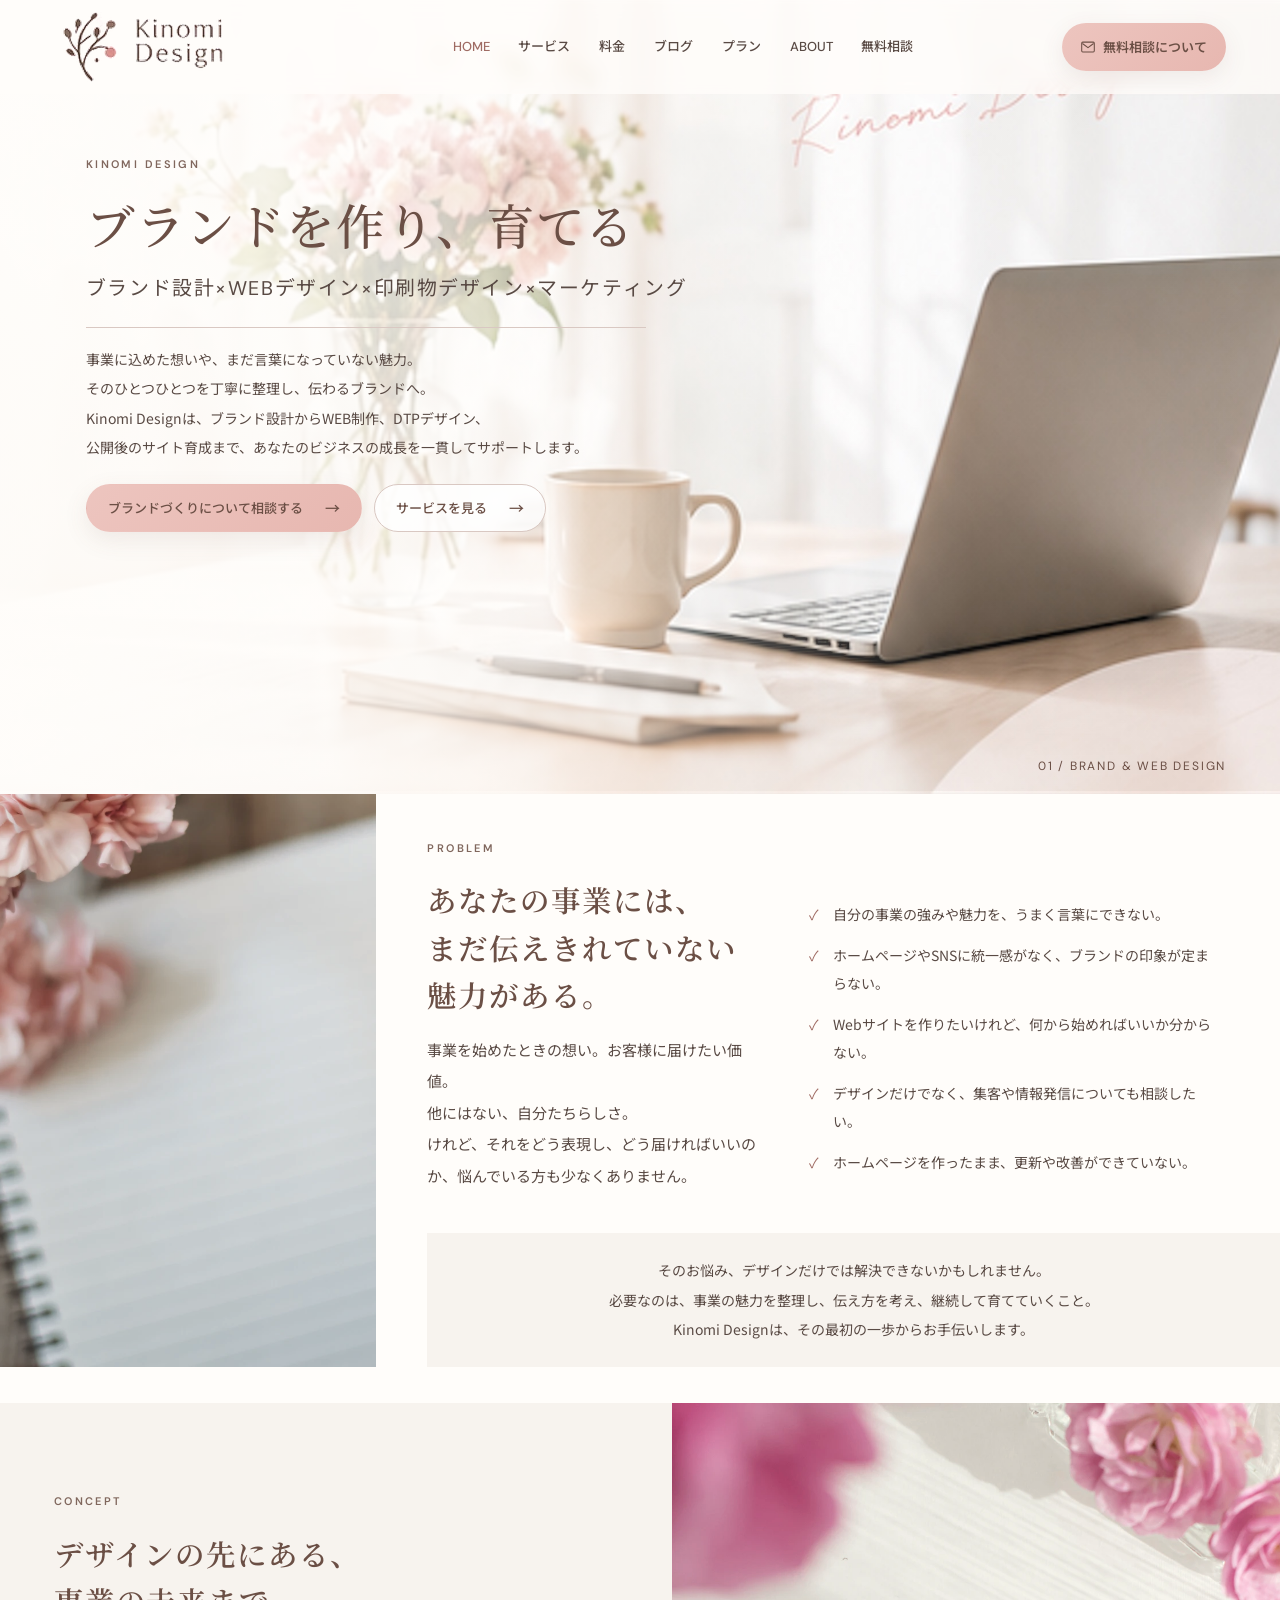
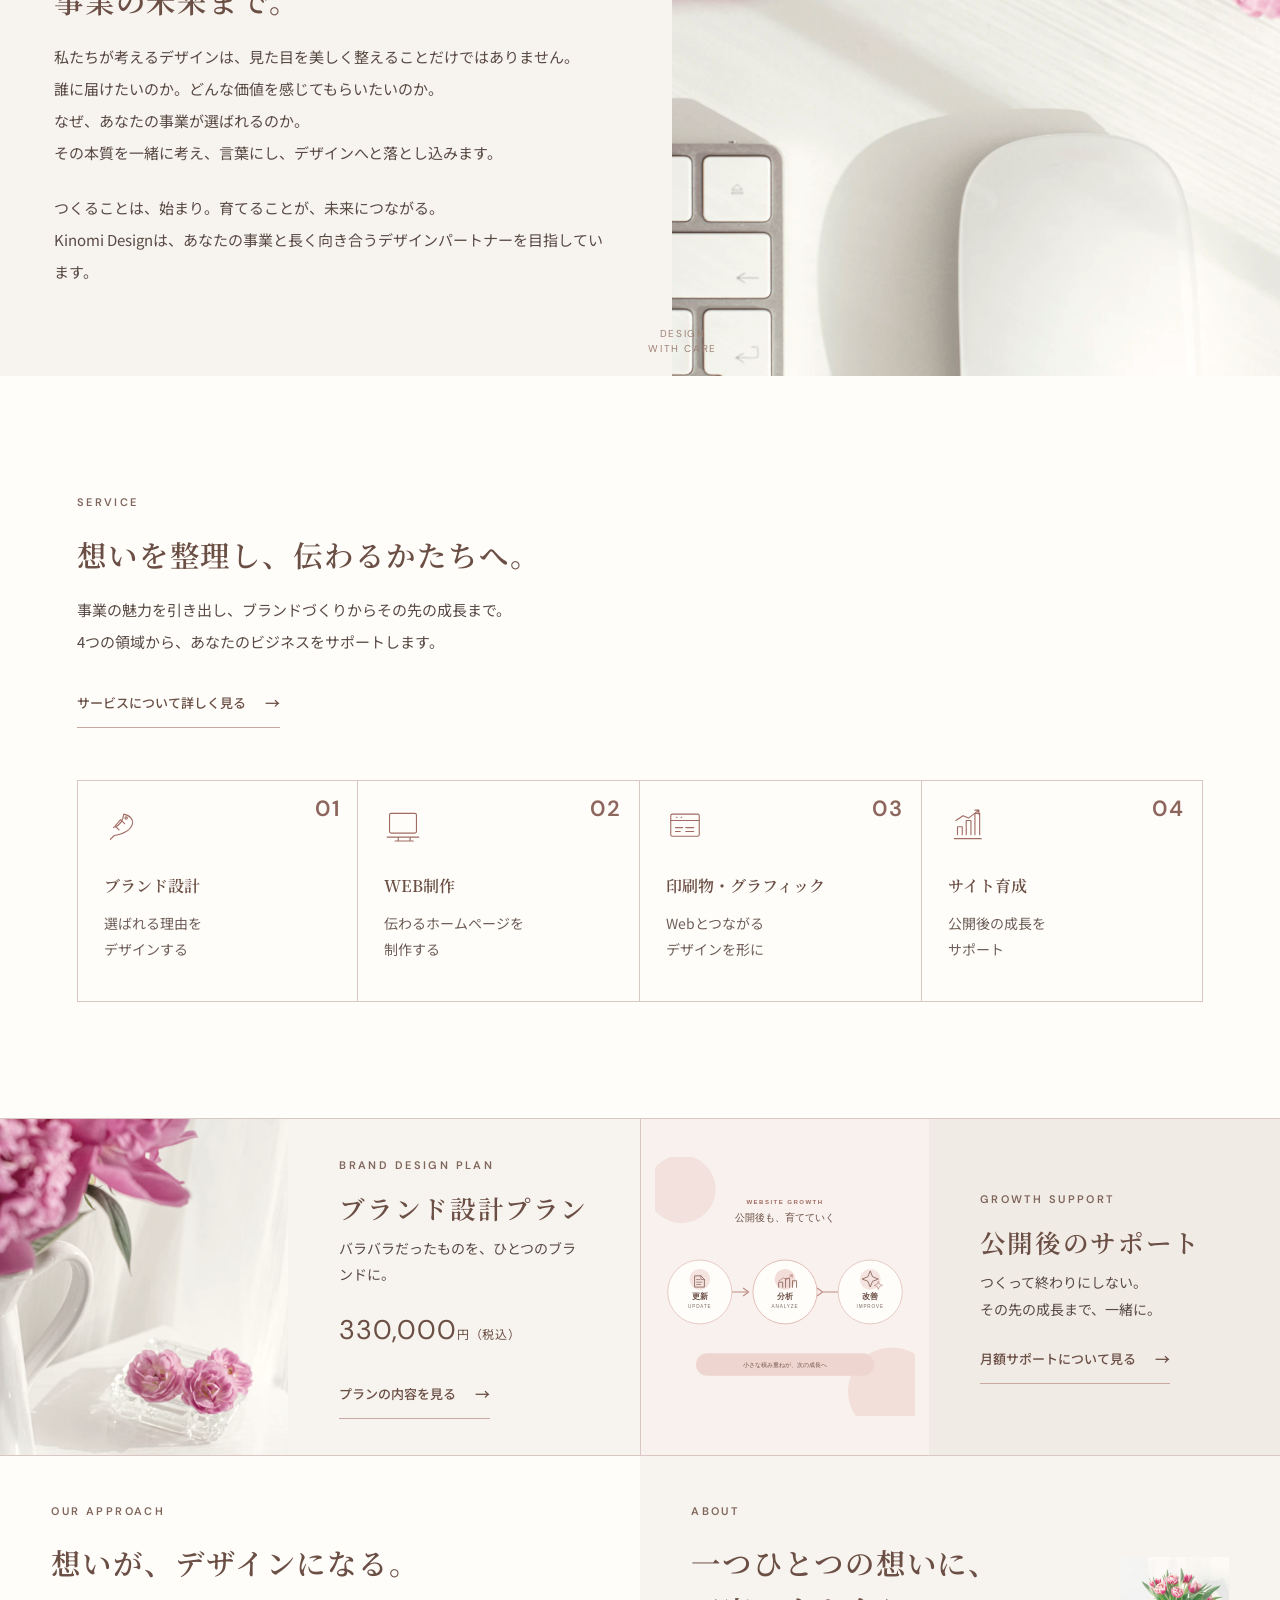
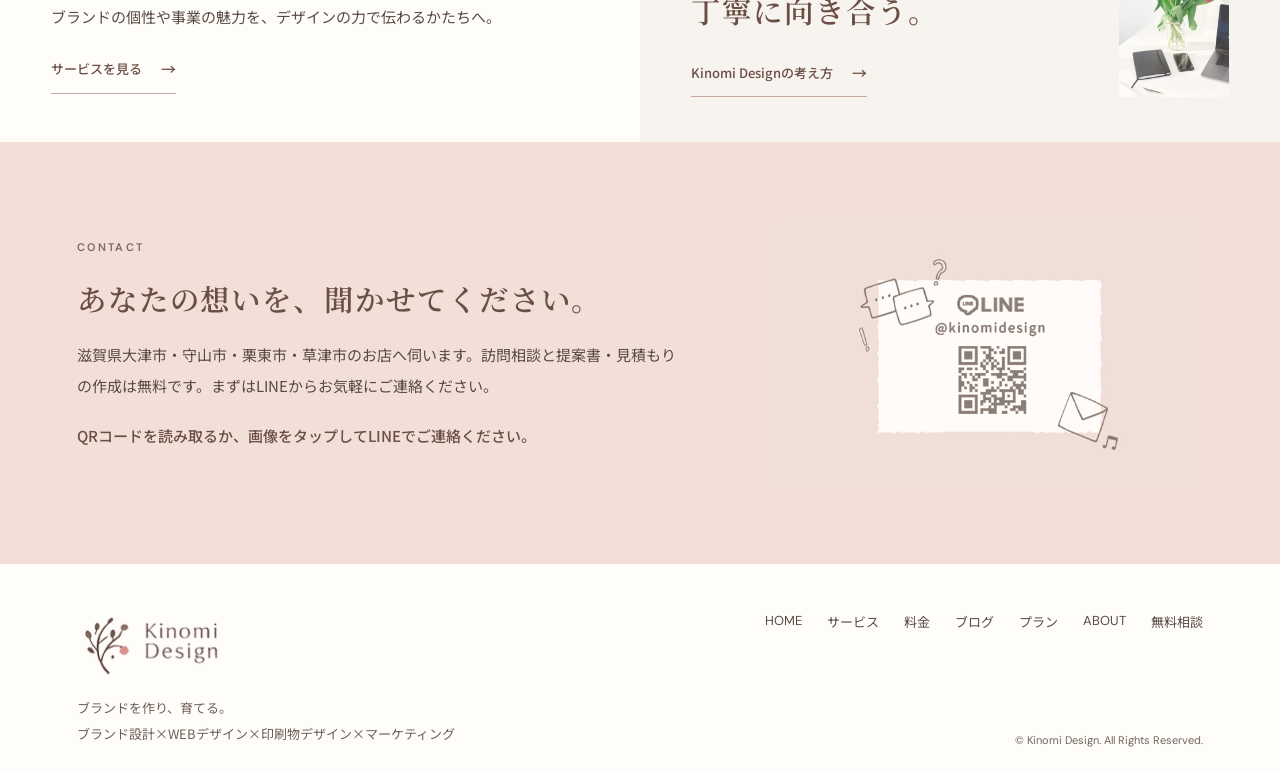
<file: index.html>
<!doctype html>
<html lang="ja">
  <head>
    <meta charset="utf-8" />
    <meta name="viewport" content="width=device-width, initial-scale=1" />
    <meta name="theme-color" content="#fffdfa" />
    <meta
      name="description"
      content="事業に込めた想いを整理し、伝わるブランドへ。Kinomi Designは、ブランド設計からWEB制作、DTPデザイン、公開後のサイト育成まで一貫してサポートします。"
    />
    <title>Kinomi Design｜ブランドを作り、育てる</title>
    <link rel="preconnect" href="https://fonts.googleapis.com" />
    <link rel="preconnect" href="https://fonts.gstatic.com" crossorigin />
    <link
      href="https://fonts.googleapis.com/css2?family=DM+Sans:wght@400;500;600&family=Noto+Sans+JP:wght@400;500;600&family=Noto+Serif+JP:wght@500;600;700&display=swap"
      rel="stylesheet"
    />
    <link rel="stylesheet" href="./site.css" />
    <script src="./site.js" defer></script>
  </head>
  <body>
    <header class="site-header">
      <a class="brand-logo" href="./index.html#top" aria-label="Kinomi Design ホーム">
        <img src="./assets/logo.png" alt="Kinomi Design" />
      </a>
      <button class="menu-toggle" type="button" aria-label="メニューを開く" aria-expanded="false" aria-controls="primary-navigation">
        <span></span><span></span>
      </button>
      <nav class="site-nav" id="primary-navigation" aria-label="メインメニュー">
        <a href="./index.html#top" aria-current="page">HOME</a>
        <a href="./services.html">サービス</a>
        <a href="./pricing.html">料金</a>
        <a href="./blog/">ブログ</a>
        <a href="#plans">プラン</a>
        <a href="#concept">ABOUT</a>
        <a href="./services.html#consultation">無料相談</a>
      </nav>
      <a class="header-contact" href="./services.html#consultation">
        <svg viewBox="0 0 20 16" aria-hidden="true"><rect x="1" y="1" width="18" height="14" rx="1.5"></rect><path d="m2 3 8 6 8-6"></path></svg>
        無料相談について
      </a>
    </header>

    <main>
      <section class="hero" id="top">
        <img class="hero-photo" src="./assets/hero-brand.jpg" alt="淡いピンクの花とマグカップ、ノートパソコンを並べた明るいデスク" />
        <div class="hero-wash" aria-hidden="true"></div>
        <div class="hero-copy">
          <p class="hero-kicker">KINOMI DESIGN</p>
          <h1>ブランドを作り、育てる</h1>
          <p class="hero-lead">ブランド設計×WEBデザイン×印刷物デザイン×マーケティング</p>
          <div class="hairline"></div>
          <p class="hero-description">
            事業に込めた想いや、まだ言葉になっていない魅力。<br />
            そのひとつひとつを丁寧に整理し、伝わるブランドへ。<br />
            Kinomi Designは、ブランド設計からWEB制作、DTPデザイン、<br class="desktop-only" />
            公開後のサイト育成まで、あなたのビジネスの成長を一貫してサポートします。
          </p>
          <div class="hero-actions">
            <a class="arrow-button filled" href="./services.html#consultation">ブランドづくりについて相談する <span aria-hidden="true">→</span></a>
            <a class="arrow-button" href="./services.html">サービスを見る <span aria-hidden="true">→</span></a>
          </div>
        </div>
        <span class="hero-index" aria-hidden="true">01 / BRAND & WEB DESIGN</span>
      </section>

      <section class="problem section-grid" id="about">
        <div class="problem-photo">
          <img src="./assets/problem.webp" alt="ピンクのチューリップと開いたノート、ペンが置かれた机" loading="lazy" />
        </div>
        <div class="problem-main">
          <p class="kicker">PROBLEM</p>
          <h2>あなたの事業には、<br />まだ伝えきれていない魅力がある。</h2>
          <p>
            事業を始めたときの想い。お客様に届けたい価値。<br />
            他にはない、自分たちらしさ。<br />
            けれど、それをどう表現し、どう届ければいいのか、悩んでいる方も少なくありません。
          </p>
        </div>
        <ul class="check-list">
          <li>自分の事業の強みや魅力を、うまく言葉にできない。</li>
          <li>ホームページやSNSに統一感がなく、ブランドの印象が定まらない。</li>
          <li>Webサイトを作りたいけれど、何から始めればいいか分からない。</li>
          <li>デザインだけでなく、集客や情報発信についても相談したい。</li>
          <li>ホームページを作ったまま、更新や改善ができていない。</li>
        </ul>
        <p class="problem-answer">
          そのお悩み、デザインだけでは解決できないかもしれません。<br />
          必要なのは、事業の魅力を整理し、伝え方を考え、継続して育てていくこと。<br />
          Kinomi Designは、その最初の一歩からお手伝いします。
        </p>
      </section>

      <section class="concept" id="concept">
        <div class="concept-copy">
          <p class="kicker">CONCEPT</p>
          <h2>デザインの先にある、<br />事業の未来まで。</h2>
          <p>
            私たちが考えるデザインは、見た目を美しく整えることだけではありません。<br />
            誰に届けたいのか。どんな価値を感じてもらいたいのか。<br />
            なぜ、あなたの事業が選ばれるのか。<br />
            その本質を一緒に考え、言葉にし、デザインへと落とし込みます。
          </p>
          <p>
            つくることは、始まり。育てることが、未来につながる。<br />
            Kinomi Designは、あなたの事業と長く向き合うデザインパートナーを目指しています。
          </p>
        </div>
        <div class="concept-photo">
          <img src="./assets/concept.webp" alt="白いデスクに置かれたマウスと淡いピンク色のバラ" loading="lazy" />
        </div>
        <span class="concept-stamp" aria-hidden="true">DESIGN<br />WITH CARE</span>
      </section>

      <section class="service-section section-wrap" id="service">
        <div class="section-intro">
          <p class="kicker">SERVICE</p>
          <h2>想いを整理し、伝わるかたちへ。</h2>
          <p>事業の魅力を引き出し、ブランドづくりからその先の成長まで。<br />4つの領域から、あなたのビジネスをサポートします。</p>
          <a class="text-link" href="./services.html">サービスについて詳しく見る <span aria-hidden="true">→</span></a>
        </div>
        <div class="service-list">
          <a class="service-card" href="./services.html#brand">
            <span class="service-number">01</span>
            <svg class="service-icon" viewBox="0 0 48 48" aria-hidden="true"><path d="M12 26c7-2 12-8 13-17 8 2 12 6 11 12-2 8-12 13-23 15l-5 5"></path><path d="m19 29-5-5 7-8 5 5"></path><circle cx="28" cy="14" r="1.5"></circle></svg>
            <h3>ブランド設計</h3><p>選ばれる理由を<br />デザインする</p>
          </a>
          <a class="service-card" href="./services.html#web">
            <span class="service-number">02</span>
            <svg class="service-icon" viewBox="0 0 48 48" aria-hidden="true"><rect x="7" y="8" width="34" height="25" rx="2"></rect><path d="M4 38h40M18 38v5m15-5v5M14 43h23"></path></svg>
            <h3>WEB制作</h3><p>伝わるホームページを<br />制作する</p>
          </a>
          <a class="service-card" href="./services.html#print">
            <span class="service-number">03</span>
            <svg class="service-icon" viewBox="0 0 48 48" aria-hidden="true"><rect x="6" y="9" width="36" height="28" rx="2"></rect><path d="M6 17h36M13 13h1m5 0h1M12 26h9m4 0h10M12 31h6m7 0h10"></path></svg>
            <h3>印刷物・グラフィック</h3><p>Webとつながる<br />デザインを形に</p>
          </a>
          <a class="service-card" href="./pricing.html#monthly">
            <span class="service-number">04</span>
            <svg class="service-icon" viewBox="0 0 48 48" aria-hidden="true"><path d="M8 40h34M12 35V25h6v10m5 0V17h6v18m5 0V8h6v27"></path><path d="m10 17 9-6 7 3L39 4m-5 0h5v5"></path></svg>
            <h3>サイト育成</h3><p>公開後の成長を<br />サポート</p>
          </a>
        </div>
      </section>

      <section class="plans" id="plans">
        <article class="plan-card">
          <img src="./assets/brand-plan.webp" alt="白いテーブルに飾られたピンクのバラ" loading="lazy" />
          <div class="plan-copy">
            <p class="kicker">BRAND DESIGN PLAN</p>
            <h2>ブランド設計プラン</h2>
            <p>バラバラだったものを、ひとつのブランドに。</p>
            <p class="price">330,000<small>円（税込）</small></p>
            <a class="text-link" href="./pricing.html#brand-plan">プランの内容を見る <span aria-hidden="true">→</span></a>
          </div>
        </article>
        <article class="plan-card support-plan">
          <img src="./assets/support-growth.svg" alt="Webサイトを更新・分析・改善して育てるサイクルの図解" loading="lazy" />
          <div class="plan-copy">
            <p class="kicker">GROWTH SUPPORT</p>
            <h2>公開後のサポート</h2>
            <p>つくって終わりにしない。<br />その先の成長まで、一緒に。</p>
            <a class="text-link" href="./pricing.html#monthly">月額サポートについて見る <span aria-hidden="true">→</span></a>
          </div>
        </article>
      </section>

      <section class="links-row">
        <article class="works-link">
          <p class="kicker">OUR APPROACH</p>
          <h2>想いが、デザインになる。</h2>
          <p>ブランドの個性や事業の魅力を、デザインの力で伝わるかたちへ。</p>
          <a class="text-link" href="./services.html">サービスを見る <span aria-hidden="true">→</span></a>
        </article>
        <article class="about-link">
          <div>
            <p class="kicker">ABOUT</p>
            <h2>一つひとつの想いに、<br />丁寧に向き合う。</h2>
            <a class="text-link" href="./services.html#approach">Kinomi Designの考え方 <span aria-hidden="true">→</span></a>
          </div>
          <img src="./assets/about-flower.webp" alt="白い花とノートパソコンのあるデスク" loading="lazy" />
        </article>
      </section>

      <section class="line-consultation" id="contact">
        <div class="line-consultation-copy">
          <p class="kicker">CONTACT</p>
          <h2>あなたの想いを、聞かせてください。</h2>
          <p>滋賀県大津市・守山市・栗東市・草津市のお店へ伺います。訪問相談と提案書・見積もりの作成は無料です。まずはLINEからお気軽にご連絡ください。</p>
          <p class="line-instructions">QRコードを読み取るか、画像をタップしてLINEでご連絡ください。</p>
        </div>
        <a class="line-qr-link" href="https://lin.ee/dqnSszd" target="_blank" rel="noopener noreferrer" aria-label="LINEでKinomi Designに連絡する">
          <img class="line-qr" src="./assets/line-contact.png" alt="LINE公式アカウント @kinomidesign のQRコード" loading="lazy" />
        </a>
      </section>
    </main>

    <footer class="site-footer">
      <div class="footer-brand">
        <a class="brand-logo" href="./index.html#top" aria-label="Kinomi Design ホーム"><img src="./assets/logo.png" alt="Kinomi Design" /></a>
        <p>ブランドを作り、育てる。<br />ブランド設計×WEBデザイン×印刷物デザイン×マーケティング</p>
      </div>
      <div class="footer-links">
        <nav aria-label="フッターメニュー">
          <a href="./index.html#top">HOME</a>
          <a href="./services.html">サービス</a>
          <a href="./pricing.html">料金</a>
          <a href="./blog/">ブログ</a>
          <a href="./index.html#plans">プラン</a>
          <a href="./index.html#concept">ABOUT</a>
          <a href="./services.html#consultation">無料相談</a>
        </nav>
        <p>© Kinomi Design. All Rights Reserved.</p>
      </div>
    </footer>
  </body>
</html>
</file>
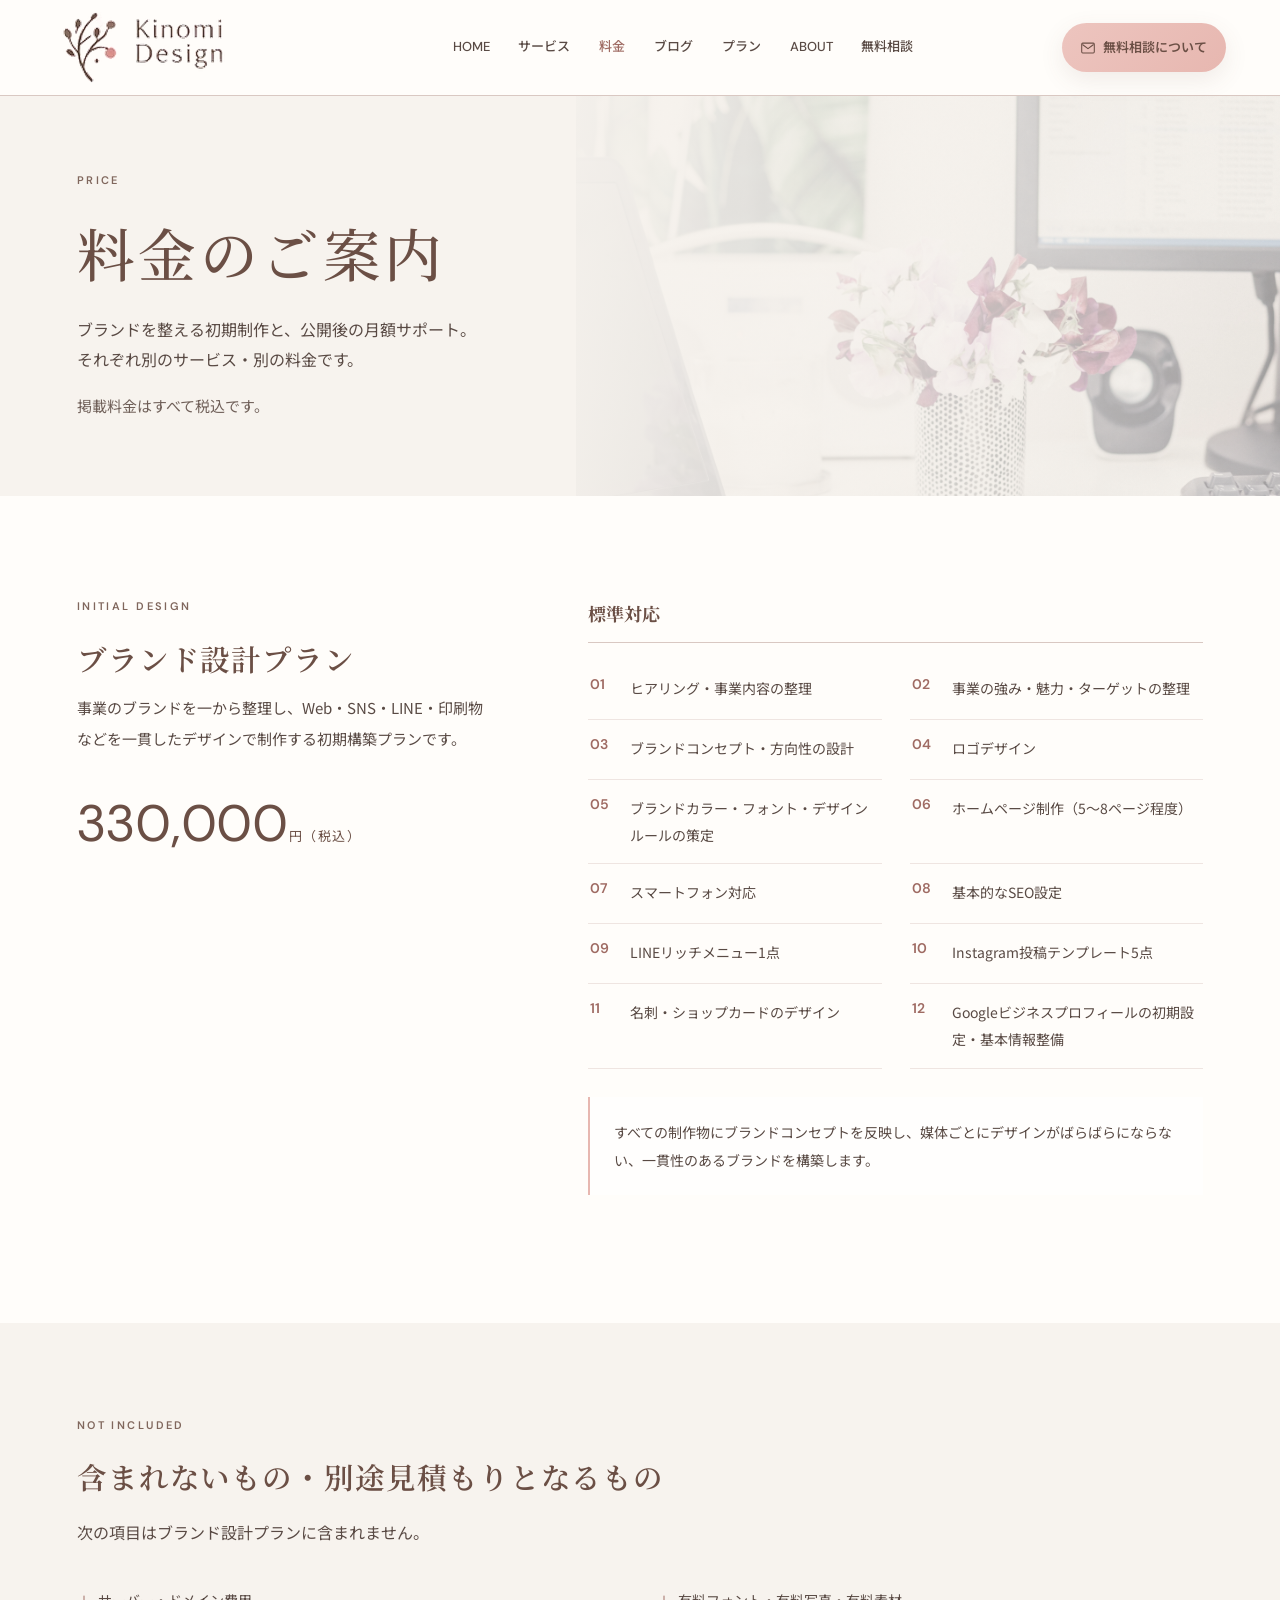
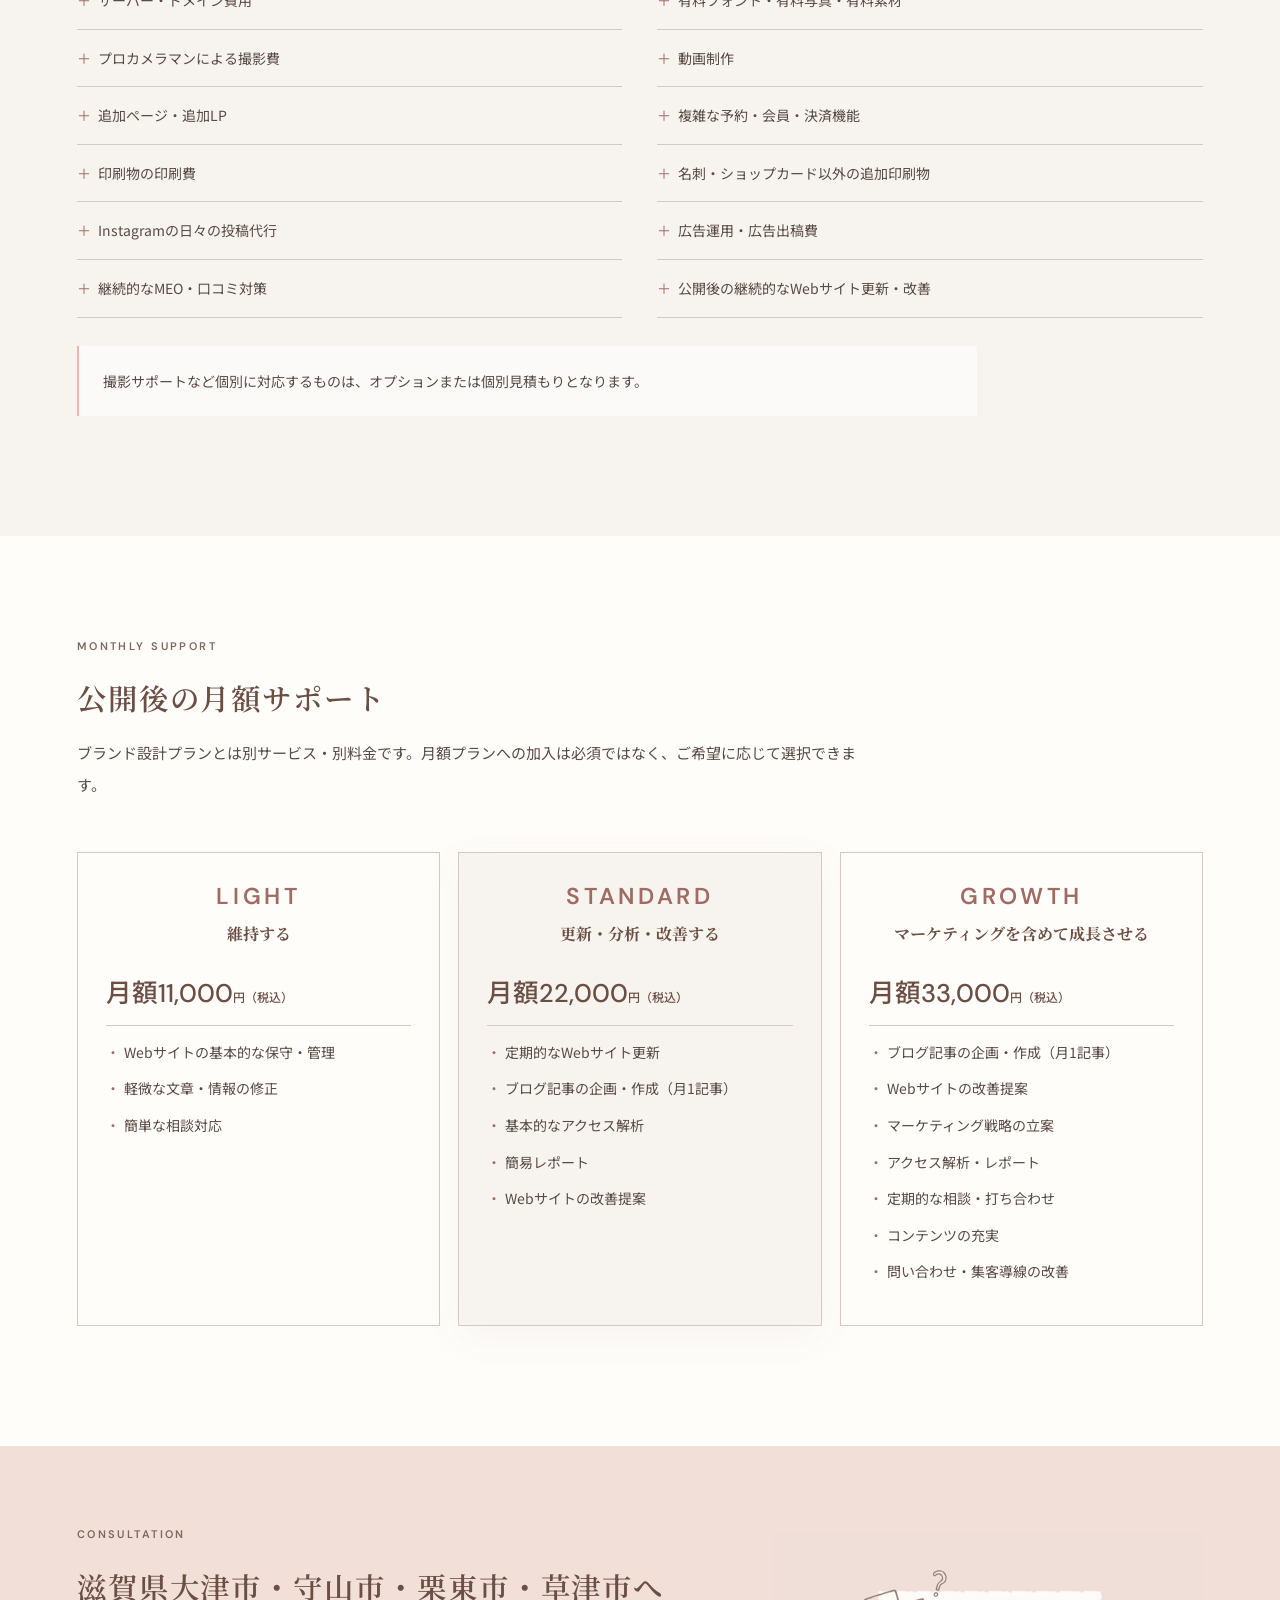
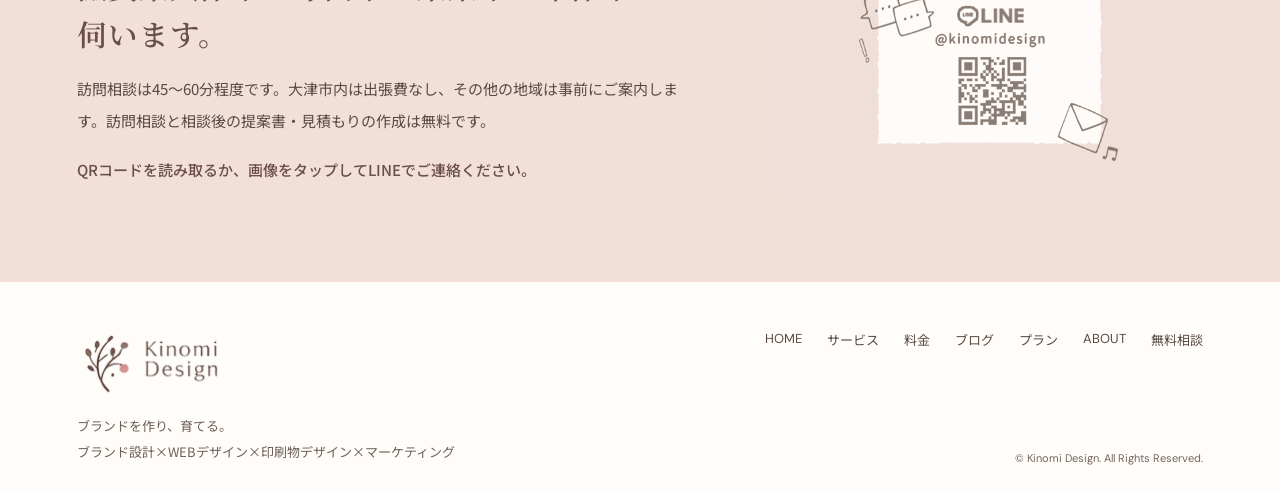
<file: pricing.html>
<!doctype html>
<html lang="ja">
  <head>
    <meta charset="utf-8" />
    <meta name="viewport" content="width=device-width, initial-scale=1" />
    <meta name="theme-color" content="#fffdfa" />
    <meta name="description" content="Kinomi Designのブランド設計プランと公開後の月額サポートの税込料金、標準対応、別途費用をご案内します。" />
    <title>料金のご案内｜Kinomi Design</title>
    <link rel="preconnect" href="https://fonts.googleapis.com" />
    <link rel="preconnect" href="https://fonts.gstatic.com" crossorigin />
    <link href="https://fonts.googleapis.com/css2?family=DM+Sans:wght@400;500;600&family=Noto+Sans+JP:wght@400;500;600&family=Noto+Serif+JP:wght@500;600;700&display=swap" rel="stylesheet" />
    <link rel="stylesheet" href="./site.css" />
    <script src="./site.js" defer></script>
  </head>
  <body>
    <header class="site-header inner-header">
      <a class="brand-logo" href="./index.html#top" aria-label="Kinomi Design ホーム"><img src="./assets/logo.png" alt="Kinomi Design" /></a>
      <button class="menu-toggle" type="button" aria-label="メニューを開く" aria-expanded="false" aria-controls="primary-navigation"><span></span><span></span></button>
      <nav class="site-nav" id="primary-navigation" aria-label="メインメニュー">
        <a href="./index.html#top">HOME</a><a href="./services.html">サービス</a><a href="./pricing.html" aria-current="page">料金</a><a href="./blog/">ブログ</a><a href="./index.html#plans">プラン</a><a href="./index.html#concept">ABOUT</a><a href="#consultation">無料相談</a>
      </nav>
      <a class="header-contact" href="#consultation"><svg viewBox="0 0 20 16" aria-hidden="true"><rect x="1" y="1" width="18" height="14" rx="1.5"></rect><path d="m2 3 8 6 8-6"></path></svg>無料相談について</a>
    </header>

    <main class="inner-main">
      <section class="page-hero pricing-hero">
        <img src="./assets/hero.webp" alt="" aria-hidden="true" />
        <div class="page-hero-copy">
          <p class="kicker">PRICE</p>
          <h1>料金のご案内</h1>
          <p>ブランドを整える初期制作と、公開後の月額サポート。<br />それぞれ別のサービス・別の料金です。</p>
          <p class="tax-note">掲載料金はすべて税込です。</p>
        </div>
      </section>

      <section class="pricing-section section-wrap" id="brand-plan">
        <div class="pricing-heading">
          <p class="kicker">INITIAL DESIGN</p>
          <h2>ブランド設計プラン</h2>
          <p>事業のブランドを一から整理し、Web・SNS・LINE・印刷物などを一貫したデザインで制作する初期構築プランです。</p>
          <p class="price large-price">330,000<span>円（税込）</span></p>
        </div>
        <div class="pricing-detail">
          <h3>標準対応</h3>
          <ol class="scope-list">
            <li>ヒアリング・事業内容の整理</li>
            <li>事業の強み・魅力・ターゲットの整理</li>
            <li>ブランドコンセプト・方向性の設計</li>
            <li>ロゴデザイン</li>
            <li>ブランドカラー・フォント・デザインルールの策定</li>
            <li>ホームページ制作（5〜8ページ程度）</li>
            <li>スマートフォン対応</li>
            <li>基本的なSEO設定</li>
            <li>LINEリッチメニュー1点</li>
            <li>Instagram投稿テンプレート5点</li>
            <li>名刺・ショップカードのデザイン</li>
            <li>Googleビジネスプロフィールの初期設定・基本情報整備</li>
          </ol>
          <p class="scope-note">すべての制作物にブランドコンセプトを反映し、媒体ごとにデザインがばらばらにならない、一貫性のあるブランドを構築します。</p>
        </div>
      </section>

      <section class="exclusions tint-section">
        <div class="section-wrap">
          <p class="kicker">NOT INCLUDED</p>
          <h2>含まれないもの・別途見積もりとなるもの</h2>
          <p class="section-lead">次の項目はブランド設計プランに含まれません。</p>
          <ul class="exclusion-list">
            <li>サーバー・ドメイン費用</li>
            <li>有料フォント・有料写真・有料素材</li>
            <li>プロカメラマンによる撮影費</li>
            <li>動画制作</li>
            <li>追加ページ・追加LP</li>
            <li>複雑な予約・会員・決済機能</li>
            <li>印刷物の印刷費</li>
            <li>名刺・ショップカード以外の追加印刷物</li>
            <li>Instagramの日々の投稿代行</li>
            <li>広告運用・広告出稿費</li>
            <li>継続的なMEO・口コミ対策</li>
            <li>公開後の継続的なWebサイト更新・改善</li>
          </ul>
          <p class="scope-note">撮影サポートなど個別に対応するものは、オプションまたは個別見積もりとなります。</p>
        </div>
      </section>

      <section class="monthly-section section-wrap" id="monthly">
        <div class="section-intro">
          <p class="kicker">MONTHLY SUPPORT</p>
          <h2>公開後の月額サポート</h2>
          <p>ブランド設計プランとは別サービス・別料金です。月額プランへの加入は必須ではなく、ご希望に応じて選択できます。</p>
        </div>
        <div class="monthly-cards">
          <article class="monthly-card">
            <p class="plan-name">LIGHT</p><h3>維持する</h3><p class="monthly-price">月額11,000<span>円（税込）</span></p>
            <ul><li>Webサイトの基本的な保守・管理</li><li>軽微な文章・情報の修正</li><li>簡単な相談対応</li></ul>
          </article>
          <article class="monthly-card featured">
            <p class="plan-name">STANDARD</p><h3>更新・分析・改善する</h3><p class="monthly-price">月額22,000<span>円（税込）</span></p>
            <ul><li>定期的なWebサイト更新</li><li>ブログ記事の企画・作成（月1記事）</li><li>基本的なアクセス解析</li><li>簡易レポート</li><li>Webサイトの改善提案</li></ul>
          </article>
          <article class="monthly-card">
            <p class="plan-name">GROWTH</p><h3>マーケティングを含めて成長させる</h3><p class="monthly-price">月額33,000<span>円（税込）</span></p>
            <ul><li>ブログ記事の企画・作成（月1記事）</li><li>Webサイトの改善提案</li><li>マーケティング戦略の立案</li><li>アクセス解析・レポート</li><li>定期的な相談・打ち合わせ</li><li>コンテンツの充実</li><li>問い合わせ・集客導線の改善</li></ul>
          </article>
        </div>
      </section>

      <section class="line-consultation pricing-consultation" id="consultation">
        <div class="line-consultation-copy">
          <p class="kicker">CONSULTATION</p>
          <h2>滋賀県大津市・守山市・栗東市・草津市へ伺います。</h2>
          <p>訪問相談は45〜60分程度です。大津市内は出張費なし、その他の地域は事前にご案内します。訪問相談と相談後の提案書・見積もりの作成は無料です。</p>
          <p class="line-instructions">QRコードを読み取るか、画像をタップしてLINEでご連絡ください。</p>
        </div>
        <a class="line-qr-link" href="https://lin.ee/dqnSszd" target="_blank" rel="noopener noreferrer" aria-label="LINEでKinomi Designに連絡する">
          <img class="line-qr" src="./assets/line-contact.png" alt="LINE公式アカウント @kinomidesign のQRコード" loading="lazy" />
        </a>
      </section>
    </main>

    <footer class="site-footer">
      <div class="footer-brand"><a class="brand-logo" href="./index.html#top" aria-label="Kinomi Design ホーム"><img src="./assets/logo.png" alt="Kinomi Design" /></a><p>ブランドを作り、育てる。<br />ブランド設計×WEBデザイン×印刷物デザイン×マーケティング</p></div>
      <div class="footer-links"><nav aria-label="フッターメニュー"><a href="./index.html#top">HOME</a><a href="./services.html">サービス</a><a href="./pricing.html">料金</a><a href="./blog/">ブログ</a><a href="./index.html#plans">プラン</a><a href="./index.html#concept">ABOUT</a><a href="./services.html#consultation">無料相談</a></nav><p>© Kinomi Design. All Rights Reserved.</p></div>
    </footer>
  </body>
</html>
</file>
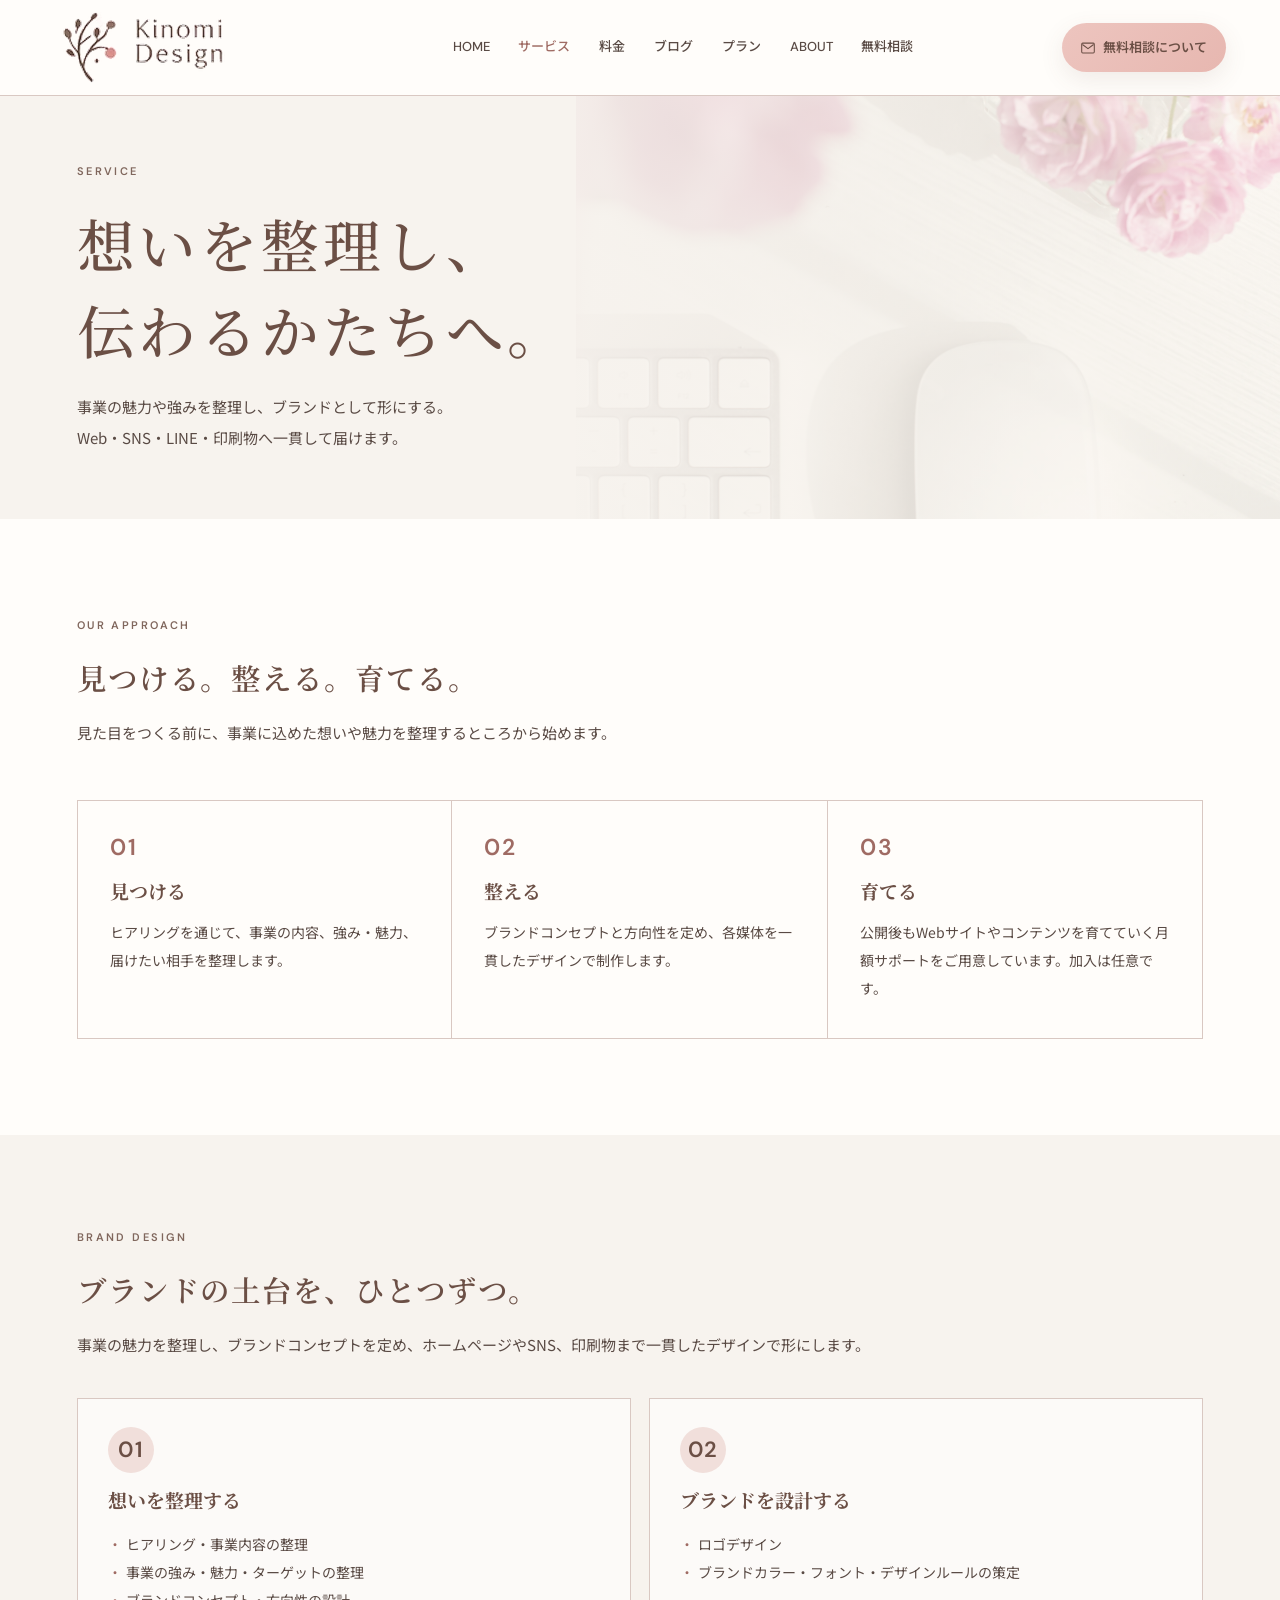
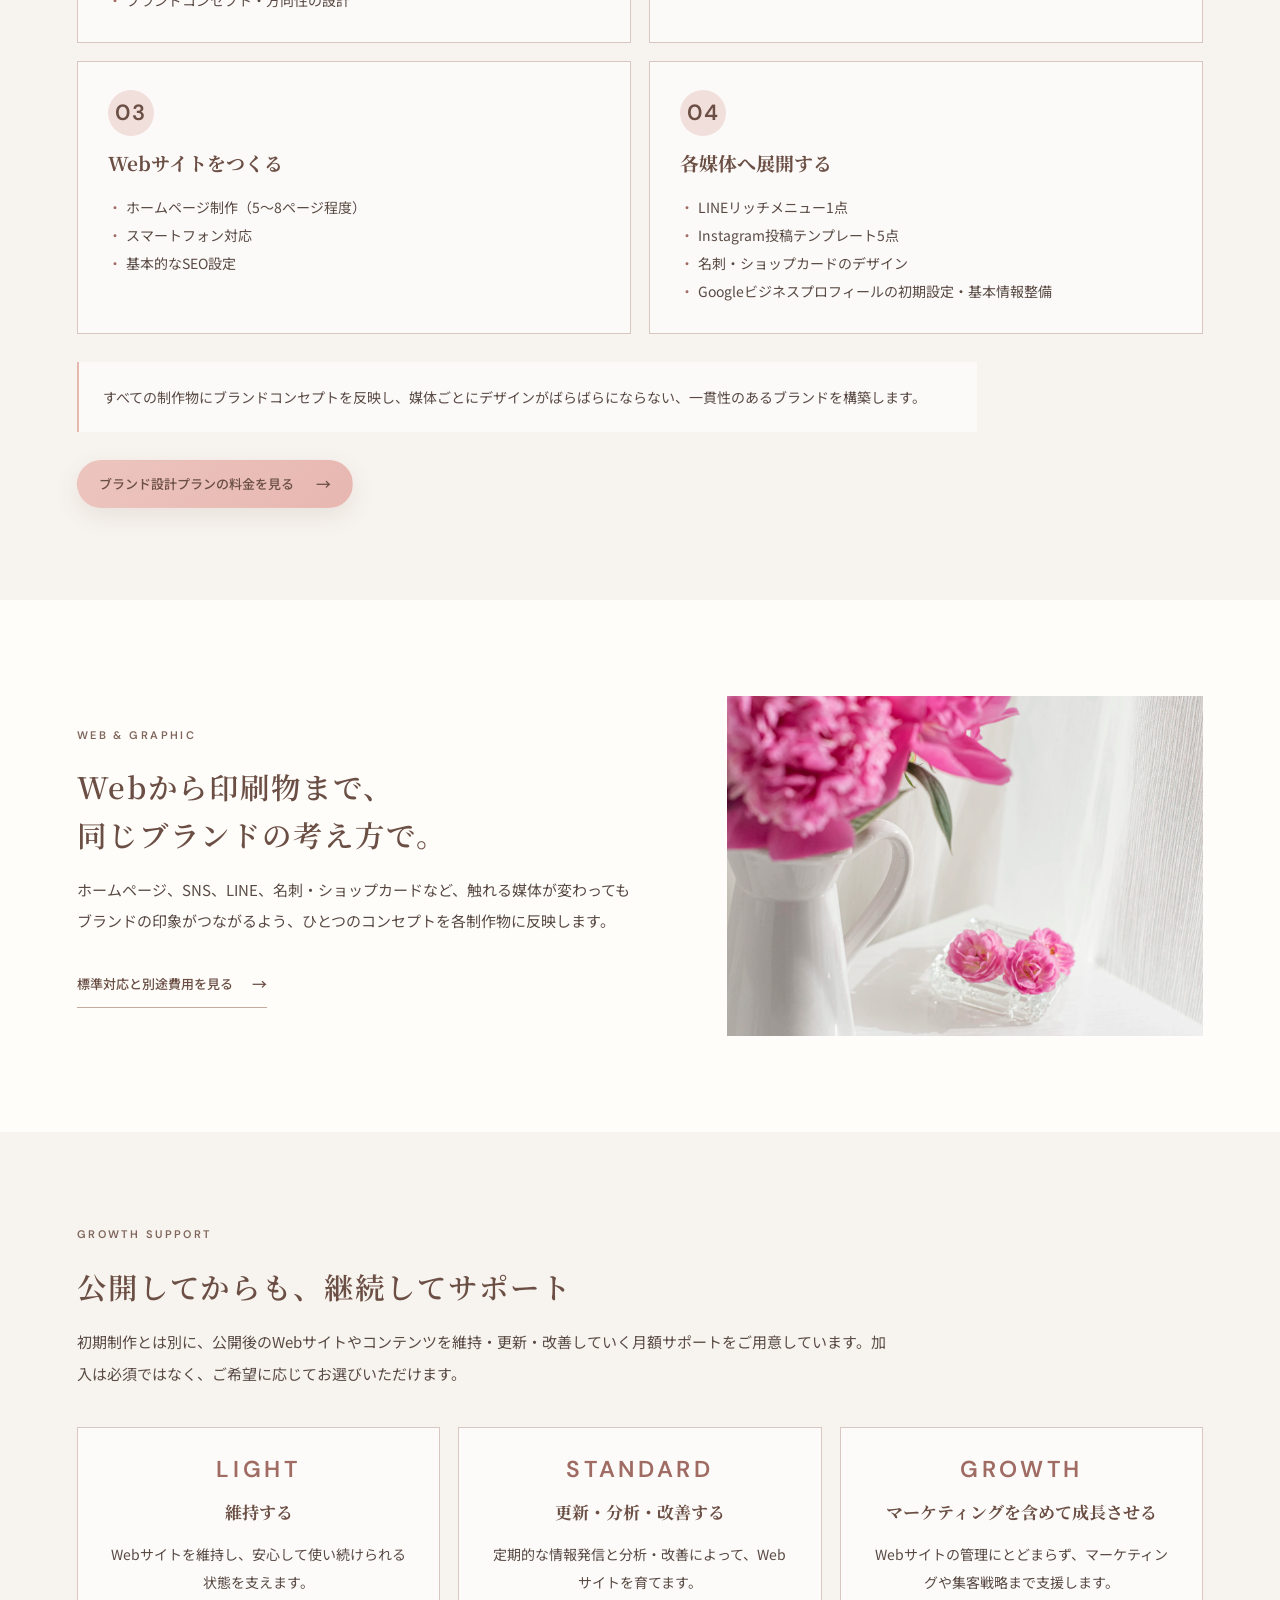
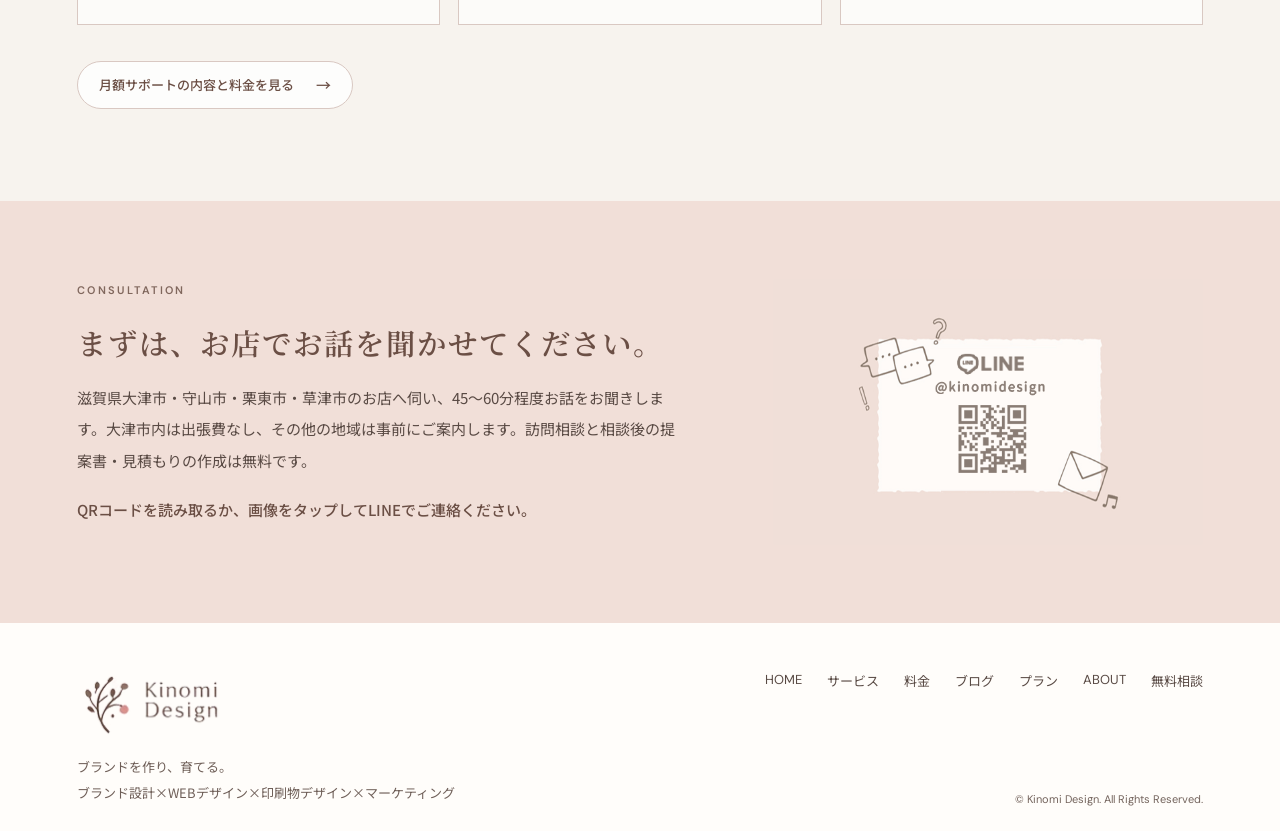
<file: services.html>
<!doctype html>
<html lang="ja">
  <head>
    <meta charset="utf-8" />
    <meta name="viewport" content="width=device-width, initial-scale=1" />
    <meta name="theme-color" content="#fffdfa" />
    <meta name="description" content="Kinomi Designのブランド設計、Web制作、印刷物デザインと公開後のサポートについてご紹介します。" />
    <title>サービス紹介｜Kinomi Design</title>
    <link rel="preconnect" href="https://fonts.googleapis.com" />
    <link rel="preconnect" href="https://fonts.gstatic.com" crossorigin />
    <link href="https://fonts.googleapis.com/css2?family=DM+Sans:wght@400;500;600&family=Noto+Sans+JP:wght@400;500;600&family=Noto+Serif+JP:wght@500;600;700&display=swap" rel="stylesheet" />
    <link rel="stylesheet" href="./site.css" />
    <script src="./site.js" defer></script>
  </head>
  <body>
    <header class="site-header inner-header">
      <a class="brand-logo" href="./index.html#top" aria-label="Kinomi Design ホーム"><img src="./assets/logo.png" alt="Kinomi Design" /></a>
      <button class="menu-toggle" type="button" aria-label="メニューを開く" aria-expanded="false" aria-controls="primary-navigation"><span></span><span></span></button>
      <nav class="site-nav" id="primary-navigation" aria-label="メインメニュー">
        <a href="./index.html#top">HOME</a><a href="./services.html" aria-current="page">サービス</a><a href="./pricing.html">料金</a><a href="./blog/">ブログ</a><a href="./index.html#plans">プラン</a><a href="./index.html#concept">ABOUT</a><a href="#consultation">無料相談</a>
      </nav>
      <a class="header-contact" href="#consultation"><svg viewBox="0 0 20 16" aria-hidden="true"><rect x="1" y="1" width="18" height="14" rx="1.5"></rect><path d="m2 3 8 6 8-6"></path></svg>無料相談について</a>
    </header>

    <main class="inner-main">
      <section class="page-hero">
        <img src="./assets/concept.webp" alt="" aria-hidden="true" />
        <div class="page-hero-copy">
          <p class="kicker">SERVICE</p>
          <h1>想いを整理し、<br />伝わるかたちへ。</h1>
          <p>事業の魅力や強みを整理し、ブランドとして形にする。<br />Web・SNS・LINE・印刷物へ一貫して届けます。</p>
        </div>
      </section>

      <section class="content-section section-wrap" id="approach">
        <div class="section-intro">
          <p class="kicker">OUR APPROACH</p>
          <h2>見つける。整える。育てる。</h2>
          <p>見た目をつくる前に、事業に込めた想いや魅力を整理するところから始めます。</p>
        </div>
        <div class="steps-grid">
          <article><span>01</span><h3>見つける</h3><p>ヒアリングを通じて、事業の内容、強み・魅力、届けたい相手を整理します。</p></article>
          <article><span>02</span><h3>整える</h3><p>ブランドコンセプトと方向性を定め、各媒体を一貫したデザインで制作します。</p></article>
          <article><span>03</span><h3>育てる</h3><p>公開後もWebサイトやコンテンツを育てていく月額サポートをご用意しています。加入は任意です。</p></article>
        </div>
      </section>

      <section class="content-section tint-section" id="brand">
        <div class="section-wrap">
          <p class="kicker">BRAND DESIGN</p>
          <h2>ブランドの土台を、ひとつずつ。</h2>
          <p class="section-lead">事業の魅力を整理し、ブランドコンセプトを定め、ホームページやSNS、印刷物まで一貫したデザインで形にします。</p>
          <div class="scope-groups">
            <article><span>01</span><h3>想いを整理する</h3><ul><li>ヒアリング・事業内容の整理</li><li>事業の強み・魅力・ターゲットの整理</li><li>ブランドコンセプト・方向性の設計</li></ul></article>
            <article><span>02</span><h3>ブランドを設計する</h3><ul><li>ロゴデザイン</li><li>ブランドカラー・フォント・デザインルールの策定</li></ul></article>
            <article id="web"><span>03</span><h3>Webサイトをつくる</h3><ul><li>ホームページ制作（5〜8ページ程度）</li><li>スマートフォン対応</li><li>基本的なSEO設定</li></ul></article>
            <article id="print"><span>04</span><h3>各媒体へ展開する</h3><ul><li>LINEリッチメニュー1点</li><li>Instagram投稿テンプレート5点</li><li>名刺・ショップカードのデザイン</li><li>Googleビジネスプロフィールの初期設定・基本情報整備</li></ul></article>
          </div>
          <p class="scope-note">すべての制作物にブランドコンセプトを反映し、媒体ごとにデザインがばらばらにならない、一貫性のあるブランドを構築します。</p>
          <a class="arrow-button filled" href="./pricing.html#brand-plan">ブランド設計プランの料金を見る <span aria-hidden="true">→</span></a>
        </div>
      </section>

      <section class="content-section section-wrap" id="web-service">
        <div class="media-section">
          <div>
            <p class="kicker">WEB & GRAPHIC</p>
            <h2>Webから印刷物まで、<br />同じブランドの考え方で。</h2>
            <p>ホームページ、SNS、LINE、名刺・ショップカードなど、触れる媒体が変わってもブランドの印象がつながるよう、ひとつのコンセプトを各制作物に反映します。</p>
            <a class="text-link" href="./pricing.html">標準対応と別途費用を見る <span aria-hidden="true">→</span></a>
          </div>
          <img src="./assets/brand-plan.webp" alt="白いテーブルに飾られたピンクのバラ" loading="lazy" />
        </div>
      </section>

      <section class="content-section tint-section" id="monthly-support">
        <div class="section-wrap">
          <p class="kicker">GROWTH SUPPORT</p>
          <h2>公開してからも、継続してサポート</h2>
          <p class="section-lead">初期制作とは別に、公開後のWebサイトやコンテンツを維持・更新・改善していく月額サポートをご用意しています。加入は必須ではなく、ご希望に応じてお選びいただけます。</p>
          <div class="support-cards">
            <article><span>LIGHT</span><h3>維持する</h3><p>Webサイトを維持し、安心して使い続けられる状態を支えます。</p></article>
            <article><span>STANDARD</span><h3>更新・分析・改善する</h3><p>定期的な情報発信と分析・改善によって、Webサイトを育てます。</p></article>
            <article><span>GROWTH</span><h3>マーケティングを含めて成長させる</h3><p>Webサイトの管理にとどまらず、マーケティングや集客戦略まで支援します。</p></article>
          </div>
          <a class="arrow-button" href="./pricing.html#monthly">月額サポートの内容と料金を見る <span aria-hidden="true">→</span></a>
        </div>
      </section>

      <section class="line-consultation" id="consultation">
        <div class="line-consultation-copy">
          <p class="kicker">CONSULTATION</p>
          <h2>まずは、お店でお話を聞かせてください。</h2>
          <p>滋賀県大津市・守山市・栗東市・草津市のお店へ伺い、45〜60分程度お話をお聞きします。大津市内は出張費なし、その他の地域は事前にご案内します。訪問相談と相談後の提案書・見積もりの作成は無料です。</p>
          <p class="line-instructions">QRコードを読み取るか、画像をタップしてLINEでご連絡ください。</p>
        </div>
        <a class="line-qr-link" href="https://lin.ee/dqnSszd" target="_blank" rel="noopener noreferrer" aria-label="LINEでKinomi Designに連絡する">
          <img class="line-qr" src="./assets/line-contact.png" alt="LINE公式アカウント @kinomidesign のQRコード" loading="lazy" />
        </a>
      </section>
    </main>

    <footer class="site-footer">
      <div class="footer-brand"><a class="brand-logo" href="./index.html#top" aria-label="Kinomi Design ホーム"><img src="./assets/logo.png" alt="Kinomi Design" /></a><p>ブランドを作り、育てる。<br />ブランド設計×WEBデザイン×印刷物デザイン×マーケティング</p></div>
      <div class="footer-links"><nav aria-label="フッターメニュー"><a href="./index.html#top">HOME</a><a href="./services.html">サービス</a><a href="./pricing.html">料金</a><a href="./blog/">ブログ</a><a href="./index.html#plans">プラン</a><a href="./index.html#concept">ABOUT</a><a href="#consultation">無料相談</a></nav><p>© Kinomi Design. All Rights Reserved.</p></div>
    </footer>
  </body>
</html>
</file>
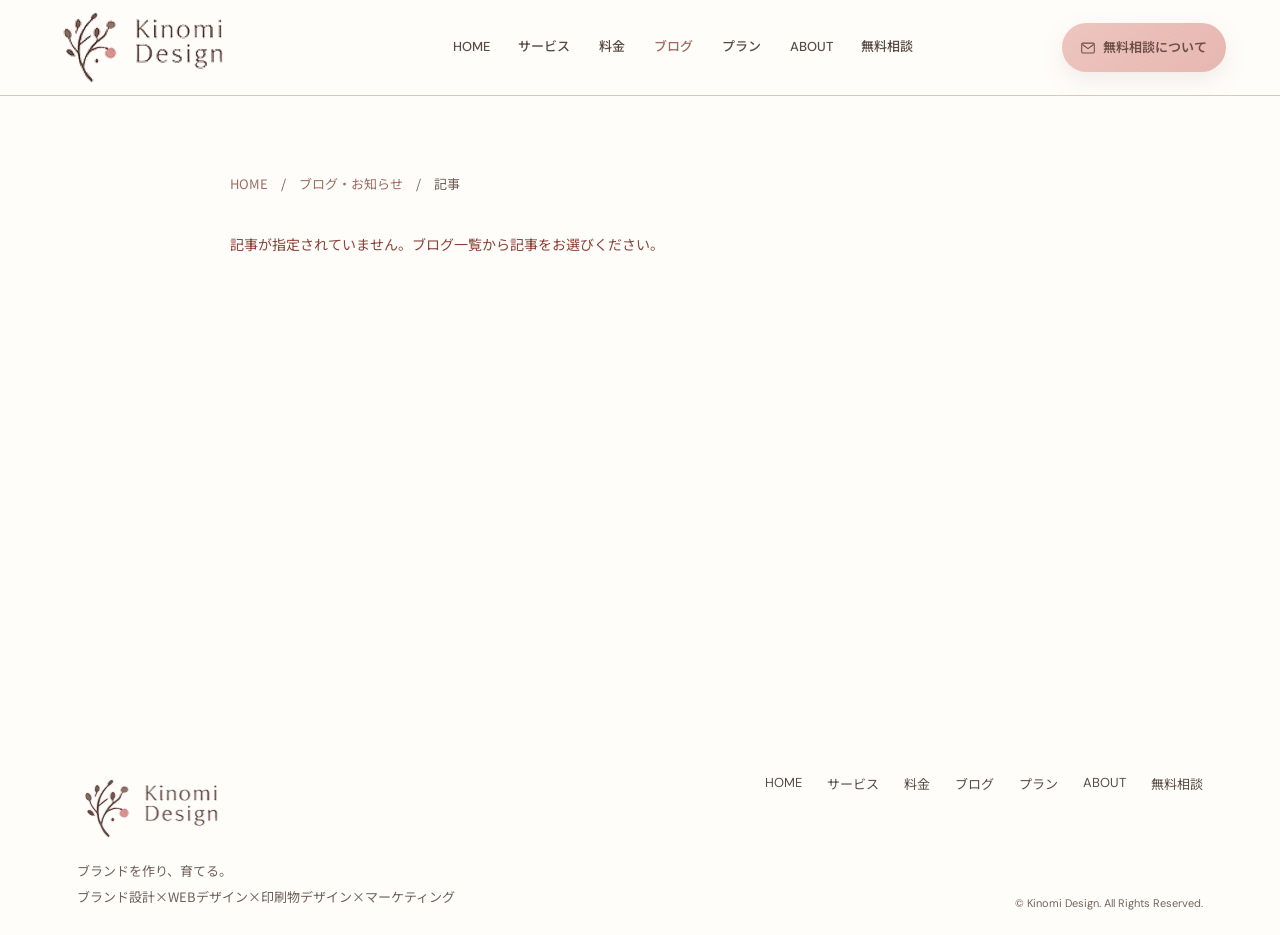
<file: blog/article.html>
<!doctype html>
<html lang="ja">
  <head>
    <meta charset="utf-8" />
    <meta name="viewport" content="width=device-width, initial-scale=1" />
    <meta name="theme-color" content="#fffdfa" />
    <meta name="description" content="Kinomi Designからのお知らせ、ブランドづくりやWeb制作に役立つ情報をお届けします。" />
    <title>記事｜ブログ・お知らせ｜Kinomi Design</title>
    <link rel="preconnect" href="https://fonts.googleapis.com" />
    <link rel="preconnect" href="https://fonts.gstatic.com" crossorigin />
    <link href="https://fonts.googleapis.com/css2?family=DM+Sans:wght@400;500;600&family=Noto+Sans+JP:wght@400;500;600&family=Noto+Serif+JP:wght@500;600;700&display=swap" rel="stylesheet" />
    <link rel="stylesheet" href="../site.css" />
    <script src="../site.js" defer></script>
    <script src="./blog.js" defer></script>
  </head>
  <body>
    <header class="site-header inner-header">
      <a class="brand-logo" href="../index.html#top" aria-label="Kinomi Design ホーム"><img src="../assets/logo.png" alt="Kinomi Design" /></a>
      <button class="menu-toggle" type="button" aria-label="メニューを開く" aria-expanded="false" aria-controls="primary-navigation"><span></span><span></span></button>
      <nav class="site-nav" id="primary-navigation" aria-label="メインメニュー">
        <a href="../index.html#top">HOME</a><a href="../services.html">サービス</a><a href="../pricing.html">料金</a><a href="./" aria-current="page">ブログ</a><a href="../index.html#plans">プラン</a><a href="../index.html#concept">ABOUT</a><a href="../services.html#consultation">無料相談</a>
      </nav>
      <a class="header-contact" href="../services.html#consultation"><svg viewBox="0 0 20 16" aria-hidden="true"><rect x="1" y="1" width="18" height="14" rx="1.5"></rect><path d="m2 3 8 6 8-6"></path></svg>無料相談について</a>
    </header>

    <main class="inner-main">
      <article class="blog-article" id="blog-article">
        <nav class="blog-breadcrumb" aria-label="パンくずリスト"><a href="../index.html">HOME</a>　/　<a href="./">ブログ・お知らせ</a>　/　<span id="article-breadcrumb-title">記事</span></nav>
        <p class="blog-status" id="article-status" role="status" aria-live="polite">記事を読み込んでいます。</p>
        <div id="article-content" hidden>
          <header class="blog-article-header">
            <div class="blog-meta"><span class="blog-category" id="article-category"></span><time id="article-date"></time></div>
            <h1 id="article-title"></h1>
            <p class="blog-article-summary" id="article-summary" hidden></p>
          </header>
          <img class="blog-article-eyecatch" id="article-eyecatch" alt="" hidden />
          <div class="blog-article-body" id="article-body"></div>
          <a class="blog-back-link" href="./">ブログ一覧へ戻る <span aria-hidden="true">　→</span></a>
        </div>
      </article>
    </main>

    <footer class="site-footer">
      <div class="footer-brand"><a class="brand-logo" href="../index.html#top" aria-label="Kinomi Design ホーム"><img src="../assets/logo.png" alt="Kinomi Design" /></a><p>ブランドを作り、育てる。<br />ブランド設計×WEBデザイン×印刷物デザイン×マーケティング</p></div>
      <div class="footer-links"><nav aria-label="フッターメニュー"><a href="../index.html#top">HOME</a><a href="../services.html">サービス</a><a href="../pricing.html">料金</a><a href="./" aria-current="page">ブログ</a><a href="../index.html#plans">プラン</a><a href="../index.html#concept">ABOUT</a><a href="../services.html#consultation">無料相談</a></nav><p>© Kinomi Design. All Rights Reserved.</p></div>
    </footer>
  </body>
</html>
</file>
<file: site.css>
:root {
  color-scheme: light;
  --brown: #6b4f45;
  --text: #594a44;
  --muted: #6f5f58;
  --coral: #e7b7b0;
  --coral-dark: #9f6b63;
  --blush: #f7f3ee;
  --cream: #fffdfa;
  --line: #d9c8c2;
  font-family: "Noto Sans JP", "Hiragino Kaku Gothic ProN", sans-serif;
  color: var(--text);
  background: var(--cream);
  font-synthesis: none;
  text-rendering: optimizeLegibility;
}

* { box-sizing: border-box; }
html { scroll-behavior: smooth; scroll-padding-top: 84px; }
body { margin: 0; min-width: 320px; background: var(--cream); font-size: 16px; font-weight: 400; line-height: 1.9; -webkit-font-smoothing: antialiased; }
img { display: block; max-width: 100%; object-fit: cover; }
a { color: inherit; text-decoration: none; }
button { color: inherit; font: inherit; }
p, h1, h2, h3 { margin-top: 0; }
h1, h2, h3 { color: var(--brown); font-family: "Noto Serif JP", YuMincho, serif; }
h2 { margin-bottom: 16px; font-size: clamp(24px, 2.3vw, 36px); font-weight: 600; line-height: 1.6; letter-spacing: .065em; }

.site-header { position: absolute; z-index: 20; top: 0; left: 0; right: 0; min-height: 94px; padding: 0 4.2%; display: grid; grid-template-columns: minmax(150px, 250px) 1fr auto; align-items: center; gap: clamp(18px, 2.2vw, 34px); }
.site-header:not(.inner-header) { background: rgba(255,253,250,.8); backdrop-filter: blur(8px); }
.brand-logo { display: inline-flex; align-items: center; width: clamp(140px, 15vw, 216px); }
.brand-logo img { width: 100%; height: auto; object-fit: contain; }
.site-nav { display: flex; justify-content: center; align-items: center; gap: clamp(16px, 2.25vw, 34px); font-family: "DM Sans", "Noto Sans JP", sans-serif; font-size: 13px; font-weight: 500; white-space: nowrap; }
.site-nav a, .footer-links nav a { transition: color .2s ease; }
.site-nav a:hover, .footer-links nav a:hover, .site-nav a[aria-current="page"] { color: var(--coral-dark); }
.header-contact, .mail-button { display: inline-flex; align-items: center; justify-content: center; gap: 8px; border-radius: 99px; padding: 12px 19px; color: var(--brown); background: linear-gradient(135deg, #edc5bf, var(--coral)); box-shadow: 0 8px 24px rgba(107, 79, 69, .1); font-size: 13px; font-weight: 600; white-space: nowrap; transition: transform .2s ease, box-shadow .2s ease; }
.header-contact:hover, .mail-button:hover, .arrow-button:hover { transform: translateY(-2px); box-shadow: 0 10px 28px rgba(107, 79, 69, .16); }
.header-contact svg, .mail-button svg { width: 14px; height: 12px; fill: none; stroke: currentColor; stroke-width: 1.5; }
.menu-toggle { display: none; }

.hero { position: relative; min-height: 580px; height: min(880px, 62vw); overflow: hidden; background: var(--cream); }
.hero-photo { position: absolute; inset: 0; width: 100%; height: 100%; object-position: center; }
.problem-photo img, .concept-photo img, .plan-card > img, .about-link > img, .page-hero > img { filter: saturate(.82) sepia(.06) contrast(.96) brightness(1.03); }
.hero-wash { position: absolute; inset: 0; background: linear-gradient(90deg, rgba(255,253,250,.9) 0%, rgba(255,253,250,.78) 33%, rgba(255,253,250,.34) 54%, rgba(255,253,250,.04) 76%, transparent 100%); }
.hero-copy { position: relative; z-index: 2; width: min(930px, 70%); padding: clamp(150px, 12vw, 190px) 0 70px 6.7%; }
.hero-kicker, .kicker { margin: 0 0 18px; color: #80675d; font-family: "DM Sans", sans-serif; font-size: 11px; font-weight: 600; letter-spacing: .22em; }
.hero h1 { margin: 0 0 12px; font-size: clamp(32px, 3.8vw, 52px); font-weight: 500; line-height: 1.35; letter-spacing: .02em; white-space: nowrap; }
.hero h2 { margin: 0 0 3px; font-size: clamp(22px, 2.45vw, 35px); font-weight: 500; }
.hero-lead { margin: 0; font-family: "DM Sans", "Noto Sans JP", sans-serif; font-size: clamp(16px, 1.55vw, 21px); letter-spacing: .08em; }
.hairline { width: min(100%, 560px); height: 1px; margin: 19px 0 17px; background: var(--line); }
.hero-description { max-width: 620px; margin: 0; font-size: clamp(14px, 1.05vw, 16px); line-height: 2.1; }
.hero-actions { display: flex; flex-wrap: wrap; gap: 12px; margin-top: 22px; }
.arrow-button { display: inline-flex; align-items: center; justify-content: space-between; gap: 22px; min-height: 48px; padding: 0 21px; border: 1px solid #d9c8c2; border-radius: 99px; background: rgba(255,255,255,.82); color: var(--brown); font-size: 13px; font-weight: 500; transition: transform .2s ease, box-shadow .2s ease; }
.arrow-button span, .text-link span { font-size: 15px; }
.arrow-button.filled { border-color: transparent; background: linear-gradient(135deg, #edc5bf, var(--coral)); color: var(--brown); box-shadow: 0 8px 24px rgba(107, 79, 69, .1); }
.hero-index { position: absolute; right: 4.2%; bottom: 20px; color: #6b4f45; font: 12px "DM Sans",sans-serif; letter-spacing: .15em; }

.section-wrap { width: min(1180px, 88%); margin-inline: auto; }
.section-grid { display: grid; }
.problem { grid-template-columns: 31% minmax(300px, .9fr) minmax(300px, 1.1fr); grid-template-rows: 1fr auto; column-gap: clamp(28px, 4vw, 64px); align-items: center; padding: 0 5.2% 36px 0; }
.problem-photo { grid-row: 1 / 3; min-height: 390px; height: 100%; }
.problem-photo img { width: 100%; height: 100%; min-height: 390px; }
.problem-main { align-self: end; padding: 44px 0 20px; }
.problem-main h2 { font-size: clamp(23px, 2.3vw, 34px); }
.problem-main p:last-child { margin-bottom: 0; font-size: 15px; line-height: 2.1; }
.check-list { align-self: end; margin: 0; padding: 22px 0; list-style: none; }
.check-list li { position: relative; margin: 0 0 13px; padding-left: 24px; font-size: 14px; line-height: 2; }
.check-list li::before { content: "✓"; position: absolute; left: 0; color: var(--coral-dark); }
.problem-answer { grid-column: 2 / 4; width: calc(100% + 5.2vw); margin: 22px -5.2vw 0 0; padding: 23px 3%; background: var(--blush); text-align: center; font-size: 14px; line-height: 2.1; }

.concept { position: relative; display: grid; grid-template-columns: 1.05fr .95fr; align-items: stretch; min-height: 440px; background: var(--blush); }
.concept-copy { align-self: center; max-width: 720px; padding: 88px 10% 88px max(8%, calc((100vw - 1180px) / 2)); }
.concept-copy p:not(.kicker) { margin-bottom: 22px; font-size: 15px; line-height: 2.15; }
.concept-copy p:last-child { margin-bottom: 0; }
.concept-photo { min-height: 440px; }
.concept-photo img { width: 100%; height: 100%; min-height: 440px; }
.concept-stamp { position: absolute; right: 44%; bottom: 20px; color: #9c8174; font: 10px/1.5 "DM Sans",sans-serif; letter-spacing: .16em; text-align: center; }

.service-section { padding-top: 116px; padding-bottom: 116px; }
.section-intro { max-width: 780px; margin-bottom: 52px; }
.section-intro > p:not(.kicker) { margin-bottom: 23px; font-size: 15px; line-height: 2.1; }
.text-link { display: inline-flex; align-items: center; gap: 19px; padding: 9px 0; border-bottom: 1px solid #c8a9a0; color: var(--brown); font-size: 13px; font-weight: 500; transition: color .2s ease; }
.text-link:hover { color: var(--coral-dark); }
.service-list { display: grid; grid-template-columns: repeat(4, 1fr); border-top: 1px solid var(--line); border-bottom: 1px solid var(--line); }
.service-card { position: relative; min-height: 220px; padding: 26px 26px 25px; border-right: 1px solid var(--line); transition: background .2s ease; }
.service-card:first-child { border-left: 1px solid var(--line); }
.service-card:hover { background: #fff7f5; }
.service-number { position: absolute; top: 17px; right: 18px; color: #8d665d; font: 600 22px/1 "DM Sans",sans-serif; letter-spacing: .04em; }
.service-icon { width: 38px; height: 38px; margin-bottom: 18px; fill: none; stroke: var(--coral-dark); stroke-width: 1.4; stroke-linecap: round; stroke-linejoin: round; }
.service-card h3 { margin: 0 0 8px; font-size: 16px; font-weight: 600; }
.service-card p { margin: 0; color: var(--muted); font-size: 14px; line-height: 1.9; }

.plans { display: grid; grid-template-columns: 1fr 1fr; border-top: 1px solid var(--line); border-bottom: 1px solid var(--line); }
.plan-card { display: grid; grid-template-columns: 45% 55%; min-height: 320px; align-items: stretch; background: #f7f3ee; }
.plan-card + .plan-card { border-left: 1px solid var(--line); background: #f1ebe6; }
.plan-card > img { width: 100%; height: 100%; min-height: 320px; filter: saturate(.68) sepia(.08) contrast(.96) brightness(1.04); }
.support-plan > img { padding: 14px; object-fit: contain; background: #f8f1ed; filter: none; }
.plan-copy { align-self: center; padding: 36px clamp(22px, 4vw, 60px); }
.plan-copy .kicker { margin-bottom: 12px; font-size: 11px; }
.plan-copy h2 { margin-bottom: 6px; font-size: clamp(20px, 2vw, 28px); }
.plan-copy > p:not(.kicker):not(.price) { font-size: 14px; }
.price { margin: 16px 0; color: var(--brown); font-family: "DM Sans",sans-serif; font-size: 27px; letter-spacing: .03em; }
.price small { font-family: "Noto Sans JP",sans-serif; font-size: 12px; }

.links-row { display: grid; grid-template-columns: 1fr 1fr; }
.links-row article { position: relative; min-height: 240px; padding: 45px 8%; }
.works-link { background: #fffdfa; }
.works-link > p:not(.kicker) { max-width: 520px; font-size: 15px; }
.about-link { display: flex; align-items: center; justify-content: space-between; overflow: hidden; background: var(--blush); }
.about-link h2 { font-size: clamp(22px, 2.3vw, 32px); }
.about-link > img { align-self: flex-end; width: 110px; height: 140px; object-fit: cover; opacity: .8; }

.line-consultation { display: grid; grid-template-columns: minmax(0, 1fr) minmax(320px, 430px); gap: clamp(36px, 7vw, 100px); align-items: center; padding: 78px max(6%, calc((100vw - 1180px) / 2)); background: #f1dfd8; }
.line-consultation-copy { max-width: 720px; }
.line-consultation-copy h2 { margin-bottom: 16px; }
.line-consultation-copy > p:not(.kicker) { margin-bottom: 18px; font-size: 15px; line-height: 2.1; }
.line-consultation-copy .line-instructions { margin: 0; color: var(--brown); font-size: 14px; font-weight: 500; }
.line-qr-link { display: block; width: 100%; border-radius: 4px; overflow: hidden; transition: transform .2s ease, box-shadow .2s ease; }
.line-qr-link:hover { transform: translateY(-3px); box-shadow: 0 12px 30px rgba(107, 79, 69, .14); }
.line-qr { display: block; width: 100%; height: auto; }

.site-footer { display: grid; grid-template-columns: 1fr 1.4fr; gap: 40px; padding: 48px 6% 25px; background: var(--cream); }
.footer-brand .brand-logo { width: 160px; margin-bottom: 15px; }
.footer-brand p { margin: 0; color: var(--muted); font-size: 13px; line-height: 2; }
.footer-links { display: flex; flex-direction: column; justify-content: space-between; align-items: flex-end; gap: 24px; }
.footer-links nav { display: flex; flex-wrap: wrap; justify-content: flex-end; gap: 14px 25px; font: 13px "DM Sans","Noto Sans JP",sans-serif; }
.footer-links > p { margin: 0; color: #74645d; font: 11px "DM Sans",sans-serif; }

.inner-header { position: relative; min-height: 96px; border-bottom: 1px solid var(--line); background: var(--cream); }
.inner-main { min-height: 70vh; }
.page-hero { position: relative; display: flex; align-items: center; min-height: 400px; overflow: hidden; background: #f7f3ee; }
.page-hero > img { position: absolute; inset: 0 0 0 45%; width: 55%; height: 100%; opacity: .58; }
.page-hero::after { position: absolute; content: ""; inset: 0; background: linear-gradient(90deg, #f7f3ee 0%, rgba(247,243,238,.96) 42%, rgba(247,243,238,.3) 100%); }
.page-hero-copy { position: relative; z-index: 1; width: min(1180px, 88%); margin-inline: auto; padding: 65px 0; }
.page-hero-copy h1 { margin: 0 0 18px; font-size: clamp(36px, 4.5vw, 60px); font-weight: 500; line-height: 1.5; letter-spacing: .06em; }
.page-hero-copy > p:last-child { margin: 0; font-size: 15px; line-height: 2.1; }
.page-hero-copy .tax-note { margin-top: 12px; color: var(--muted); font-size: 13px; }
.content-section { padding-block: 96px; }
.content-section .section-lead { max-width: 820px; margin: 0 0 38px; font-size: 15px; line-height: 2.1; }
.tint-section { padding-block: 92px; background: #f7f3ee; }
.steps-grid { display: grid; grid-template-columns: repeat(3, 1fr); border-top: 1px solid var(--line); border-bottom: 1px solid var(--line); }
.steps-grid article { padding: 32px 32px 36px; border-right: 1px solid var(--line); }
.steps-grid article:first-child { border-left: 1px solid var(--line); }
.steps-grid article > span { color: var(--coral-dark); font: 600 23px/1 "DM Sans",sans-serif; letter-spacing: .08em; }
.scope-groups article > span { display: inline-flex; width: 46px; height: 46px; align-items: center; justify-content: center; border-radius: 50%; background: #f1dfdb; color: var(--brown); font: 600 22px/1 "DM Sans",sans-serif; letter-spacing: .04em; }
.steps-grid h3, .scope-groups h3 { margin: 9px 0; font-size: 19px; }
.steps-grid p, .scope-groups li { margin: 0; font-size: 14px; line-height: 2; }
.scope-groups { display: grid; grid-template-columns: 1fr 1fr; gap: 18px; }
.scope-groups article { padding: 28px 30px; border: 1px solid var(--line); background: rgba(255,255,255,.62); }
.scope-groups ul, .monthly-card ul { margin: 12px 0 0; padding: 0; list-style: none; }
.scope-groups li, .monthly-card li { position: relative; padding-left: 18px; }
.scope-groups li::before, .monthly-card li::before { position: absolute; left: 0; content: "・"; color: var(--coral-dark); }
.scope-note { max-width: 900px; margin: 28px 0; padding: 21px 24px; border-left: 2px solid var(--coral); background: rgba(255,255,255,.65); font-size: 14px; line-height: 2; }
.media-section { display: grid; grid-template-columns: 1fr .85fr; align-items: center; gap: 8%; }
.media-section img { width: 100%; max-height: 410px; object-fit: cover; }
.media-section p:not(.kicker) { max-width: 640px; margin-bottom: 24px; font-size: 15px; line-height: 2.1; }
.support-cards { display: grid; grid-template-columns: repeat(3, 1fr); gap: 18px; margin: 36px 0; }
.support-cards article { min-height: 190px; padding: 28px; border: 1px solid var(--line); background: rgba(255,255,255,.68); }
.support-cards span { display: block; margin-bottom: 12px; color: var(--coral-dark); font: 600 23px/1.2 "DM Sans",sans-serif; letter-spacing: .16em; text-align: center; }
.support-cards h3 { margin: 9px 0 12px; font-size: 17px; text-align: center; }
.support-cards p { margin: 0; font-size: 14px; line-height: 2; }
.support-cards p { text-align: center; }
.pricing-section { display: grid; grid-template-columns: .8fr 1.2fr; gap: 9%; padding-block: 100px; }
.pricing-heading { align-self: start; }
.pricing-heading h2 { margin-bottom: 10px; }
.pricing-heading > p:not(.kicker):not(.price) { font-size: 15px; line-height: 2.1; }
.large-price { margin-top: 20px; font-size: clamp(32px, 4vw, 52px); }
.large-price span, .monthly-price span { font-family: "Noto Sans JP",sans-serif; font-size: 13px; }
.pricing-detail h3 { margin: 0 0 17px; padding-bottom: 12px; border-bottom: 1px solid var(--line); font-size: 18px; }
.scope-list { display: grid; grid-template-columns: 1fr 1fr; gap: 0 28px; margin: 0; padding: 0; list-style: none; counter-reset: scope; }
.scope-list li { position: relative; min-height: 60px; padding: 15px 0 15px 42px; border-bottom: 1px solid #efe5e1; counter-increment: scope; font-size: 14px; line-height: 1.9; }
.scope-list li::before { position: absolute; left: 2px; top: 15px; content: counter(scope, decimal-leading-zero); color: var(--coral-dark); font: 600 14px "DM Sans",sans-serif; }
.exclusions h2 { max-width: 700px; }
.exclusion-list { display: grid; grid-template-columns: 1fr 1fr; gap: 0 35px; margin: 25px 0 20px; padding: 0; list-style: none; }
.exclusion-list li { position: relative; padding: 15px 0 15px 21px; border-bottom: 1px solid var(--line); font-size: 14px; line-height: 1.9; }
.exclusion-list li::before { position: absolute; left: 0; content: "＋"; color: var(--coral-dark); }
.monthly-section { padding-block: 100px; }
.monthly-cards { display: grid; grid-template-columns: repeat(3, 1fr); gap: 18px; align-items: stretch; }
.monthly-card { padding: 30px 28px; border: 1px solid var(--line); background: #fffdfa; }
.monthly-card.featured { border-color: #d9c8c2; background: #f7f3ee; box-shadow: 0 10px 35px rgba(107,79,69,.06); }
.monthly-card .plan-name { display: block; margin: 0 0 10px; color: var(--coral-dark); font: 600 23px/1.2 "DM Sans",sans-serif; letter-spacing: .16em; text-align: center; }
.monthly-card h3 { min-height: 2.8em; margin: 8px 0 6px; font-size: 16px; line-height: 1.6; text-align: center; }
.monthly-price { margin: 0 0 15px; color: var(--brown); font: 500 clamp(20px, 2vw, 27px) "DM Sans","Noto Sans JP",sans-serif; white-space: nowrap; }
.monthly-price span { font-size: 12px; }
.monthly-card ul { padding-top: 13px; border-top: 1px solid var(--line); }
.monthly-card li { margin-bottom: 10px; font-size: 14px; line-height: 1.9; }
.pricing-consultation { margin-top: 20px; }

.blog-content { width: min(1180px, 88%); margin: 0 auto; padding-block: 84px 104px; }
.blog-toolbar { display: flex; align-items: end; justify-content: space-between; gap: 20px; margin-bottom: 32px; }
.blog-toolbar h2 { margin: 0; font-size: 26px; }
.blog-status { margin: 0; color: var(--muted); font-size: 14px; }
.blog-status.error { color: #8d4038; }
.blog-grid { display: grid; grid-template-columns: repeat(3, minmax(0, 1fr)); gap: 28px 22px; }
.blog-card { min-width: 0; overflow: hidden; border: 1px solid var(--line); background: #fffdfa; transition: transform .2s ease, box-shadow .2s ease; }
.blog-card:hover { transform: translateY(-3px); box-shadow: 0 12px 30px rgba(107, 79, 69, .1); }
.blog-card-image { width: 100%; aspect-ratio: 1.55; background: #f1dfd8; object-fit: cover; }
.blog-card-image.is-empty { background: linear-gradient(135deg, #f7f3ee, #f1dfd8); }
.blog-card-copy { padding: 21px 22px 24px; }
.blog-meta { display: flex; flex-wrap: wrap; align-items: center; gap: 8px 14px; margin-bottom: 11px; color: var(--muted); font: 12px "DM Sans", "Noto Sans JP", sans-serif; }
.blog-category { color: var(--coral-dark); letter-spacing: .04em; }
.blog-card h2 { margin: 0 0 10px; font-size: 19px; line-height: 1.65; }
.blog-card-summary { display: -webkit-box; overflow: hidden; margin: 0; color: var(--muted); font-size: 14px; line-height: 1.9; -webkit-box-orient: vertical; -webkit-line-clamp: 3; }
.blog-empty { grid-column: 1 / -1; margin: 0; padding: 54px 24px; border: 1px solid var(--line); background: #fffdfa; color: var(--muted); text-align: center; }
.blog-pagination { display: flex; justify-content: center; align-items: center; gap: 20px; margin-top: 42px; }
.blog-pagination button { min-width: 112px; padding: 10px 16px; border: 1px solid var(--line); border-radius: 99px; background: #fffdfa; cursor: pointer; }
.blog-pagination button:disabled { opacity: .45; cursor: not-allowed; }
.blog-article { width: min(820px, 88%); margin: 0 auto; padding: 76px 0 104px; }
.blog-breadcrumb { margin-bottom: 34px; color: var(--muted); font-size: 13px; }
.blog-breadcrumb a { color: var(--coral-dark); }
.blog-article-header { margin-bottom: 38px; padding-bottom: 27px; border-bottom: 1px solid var(--line); }
.blog-article-header h1 { margin: 14px 0 16px; font-size: clamp(29px, 4vw, 44px); font-weight: 500; line-height: 1.55; }
.blog-article-summary { margin: 0; color: var(--muted); font-size: 16px; line-height: 2; }
.blog-article-eyecatch { width: 100%; max-height: 520px; margin: 0 0 42px; background: #f7f3ee; object-fit: cover; }
.blog-article-body { color: var(--text); font-size: 16px; line-height: 2.15; overflow-wrap: anywhere; }
.blog-article-body > * + * { margin-top: 1.35em; }
.blog-article-body h2, .blog-article-body h3, .blog-article-body h4 { margin-bottom: -.3em; }
.blog-article-body h2 { padding-bottom: 9px; border-bottom: 1px solid var(--line); font-size: 25px; }
.blog-article-body h3 { font-size: 20px; }
.blog-article-body blockquote { margin-inline: 0; padding: 17px 22px; border-left: 2px solid var(--coral); background: var(--blush); }
.blog-article-body ul, .blog-article-body ol { padding-left: 1.5em; }
.blog-article-body a { color: var(--coral-dark); text-decoration: underline; text-underline-offset: .2em; }
.blog-article-body img { width: auto; max-width: 100%; height: auto; margin-inline: auto; object-fit: contain; }
.blog-article-body pre { overflow-x: auto; padding: 18px; background: var(--blush); font-size: 13px; }
.blog-back-link { display: inline-flex; margin-top: 48px; padding-bottom: 5px; border-bottom: 1px solid var(--coral); color: var(--brown); font-size: 14px; }
.blog-setup-note { padding: 20px 24px; border: 1px solid var(--line); background: #fffdfa; color: var(--muted); font-size: 14px; line-height: 1.9; }

@media (min-width: 1600px) {
  .hero { height: 640px; }
}
@media (max-width: 1100px) {
  .site-header { grid-template-columns: 160px 1fr auto; gap: 16px; }
  .site-nav { gap: 15px; font-size: 12px; }
  .header-contact { padding-inline: 12px; font-size: 12px; }
  .problem { grid-template-columns: 28% 1fr 1fr; column-gap: 28px; }
  .problem-answer { width: calc(100% + 3vw); margin-right: -3vw; }
  .plan-card { grid-template-columns: 40% 60%; }
  .plan-copy { padding-inline: 24px; }
}
@media (max-width: 760px) {
  html { scroll-padding-top: 72px; }
  body { font-size: 15px; }
  .site-header { position: absolute; min-height: 72px; padding-inline: 5%; grid-template-columns: 1fr auto; gap: 12px; }
  .inner-header { position: relative; }
  .brand-logo { width: 145px; }
  .menu-toggle { display: flex; width: 42px; height: 42px; flex-direction: column; justify-content: center; gap: 7px; padding: 9px; border: 0; background: transparent; cursor: pointer; }
  .menu-toggle span { display: block; width: 100%; height: 1px; background: var(--brown); transition: transform .2s ease; }
  .menu-toggle[aria-expanded="true"] span:first-child { transform: translateY(4px) rotate(45deg); }
  .menu-toggle[aria-expanded="true"] span:last-child { transform: translateY(-4px) rotate(-45deg); }
  .site-nav { position: absolute; top: 72px; left: 0; right: 0; display: none; padding: 18px 6% 24px; flex-direction: column; align-items: stretch; gap: 0; background: var(--cream); box-shadow: 0 12px 20px rgba(87,58,49,.08); }
  .site-nav.open { display: flex; }
  .site-nav a { padding: 11px 0; border-bottom: 1px solid var(--line); font-size: 13px; }
  .header-contact { display: none; }
  .hero { min-height: 790px; height: auto; padding-top: 72px; }
  .hero-photo { inset: 72px 0 auto; width: 100%; height: auto; aspect-ratio: 571 / 342; object-fit: cover; object-position: center; }
  .hero-wash { top: 72px; right: 0; bottom: auto; height: calc(100vw * .599); background: linear-gradient(180deg, rgba(255,253,250,0) 0%, rgba(255,253,250,.02) 78%, rgba(255,253,250,.2) 100%); }
  .hero-copy { width: 100%; padding: calc(60vw + 10px) 6% 45px; }
  .hero-kicker { margin-bottom: 10px; font-size: 10px; }
  .hero h1 { margin-bottom: 8px; font-size: clamp(25px, 7.2vw, 34px); line-height: 1.45; letter-spacing: .02em; }
  .hero h2 { font-size: clamp(23px, 6vw, 30px); }
  .hero-lead { max-width: 100%; font-size: 14px; line-height: 1.8; letter-spacing: .02em; }
  .hairline { margin-block: 17px; }
  .hero-description { font-size: 14px; line-height: 2; }
  .desktop-only { display: none; }
  .hero-actions { gap: 11px; margin-top: 22px; }
  .arrow-button { min-height: 46px; padding-inline: 16px; gap: 13px; font-size: 13px; }
  .hero-index { bottom: 10px; right: 5%; font-size: 10px; }
  .section-wrap { width: 88%; }
  .problem { grid-template-columns: 1fr; padding: 0 6% 35px; }
  .problem-photo { grid-row: auto; min-height: 210px; height: 230px; margin: 0 -6% 12px; }
  .problem-photo img { min-height: 0; height: 100%; }
  .problem-main { padding: 32px 0 10px; }
  .problem-main h2 { font-size: 26px; }
  .problem-main p:last-child { font-size: 14px; }
  .check-list { padding: 20px 0 7px; }
  .check-list li { margin-bottom: 10px; font-size: 14px; }
  .problem-answer { grid-column: auto; width: auto; margin: 20px -6% 0; padding: 22px 7%; font-size: 14px; text-align: left; }
  .concept { grid-template-columns: 1fr; }
  .concept-copy { padding: 64px 7%; }
  .concept-copy p:not(.kicker) { font-size: 14px; }
  .concept-photo { min-height: 230px; height: 230px; }
  .concept-photo img { min-height: 0; }
  .concept-stamp { right: 6%; bottom: 12px; color: white; text-shadow: 0 1px 5px #3338; }
  .service-section { padding-block: 76px; }
  .section-intro { margin-bottom: 34px; }
  .section-intro h2 { font-size: 25px; }
  .section-intro > p:not(.kicker) { font-size: 14px; }
  .service-list { grid-template-columns: 1fr 1fr; }
  .service-card { min-height: 190px; padding: 24px 17px; border-bottom: 1px solid var(--line); }
  .service-card:nth-child(odd) { border-left: 1px solid var(--line); }
  .service-card:nth-child(even) { border-right: 1px solid var(--line); }
  .service-card:nth-last-child(-n+2) { border-bottom: 0; }
  .service-icon { width: 33px; height: 33px; margin-bottom: 13px; }
  .service-card h3 { font-size: 14px; }
  .service-card p { font-size: 13px; }
  .plans { grid-template-columns: 1fr; }
  .plan-card { grid-template-columns: 39% 61%; min-height: 250px; }
  .plan-card > img { min-height: 250px; }
  .support-plan { grid-template-columns: 1fr; }
  .support-plan > img { width: 100%; min-height: 0; height: auto; aspect-ratio: 1 / 1; padding: 8px; }
  .support-plan .plan-copy { padding: 22px 7%; }
  .plan-card + .plan-card { border-top: 1px solid var(--line); border-left: 0; }
  .plan-copy { padding: 24px 17px; }
  .plan-copy .kicker { font-size: 9px; }
  .plan-copy h2 { font-size: 19px; }
  .plan-copy > p:not(.kicker):not(.price) { font-size: 13px; }
  .price { margin: 13px 0; font-size: 22px; }
  .price small { font-size: 12px; }
  .links-row { grid-template-columns: 1fr; }
  .links-row article { min-height: 225px; padding: 42px 7%; }
  .about-link { min-height: 225px; }
  .line-consultation { grid-template-columns: 1fr; gap: 26px; padding: 60px 7%; }
  .line-consultation-copy h2 { font-size: 24px; }
  .line-consultation-copy > p:not(.kicker) { font-size: 14px; }
  .line-qr-link { width: min(100%, 480px); margin-inline: auto; }
  .site-footer { grid-template-columns: 1fr; gap: 25px; padding: 35px 7% 22px; }
  .footer-brand .brand-logo { width: 140px; }
  .footer-links { align-items: flex-start; }
  .footer-links nav { justify-content: flex-start; gap: 9px 18px; }
  .page-hero { min-height: 340px; }
  .page-hero > img { inset: 0 0 0 25%; width: 75%; }
  .page-hero-copy { width: 88%; padding: 56px 0; }
  .page-hero-copy h1 { font-size: 36px; }
  .page-hero-copy > p:last-child { font-size: 14px; }
  .content-section, .monthly-section { padding-block: 68px; }
  .content-section .section-lead { font-size: 14px; }
  .steps-grid { grid-template-columns: 1fr; }
  .steps-grid article { padding: 24px 22px; border-right: 1px solid var(--line); border-bottom: 1px solid var(--line); border-left: 1px solid var(--line); }
  .steps-grid article:last-child { border-bottom: 0; }
  .steps-grid h3 { font-size: 17px; }
  .scope-groups { grid-template-columns: 1fr; gap: 12px; }
  .scope-groups article { padding: 23px; }
  .media-section { grid-template-columns: 1fr; gap: 22px; }
  .media-section img { max-height: 270px; }
  .scope-groups article > span { width: 42px; height: 42px; font-size: 20px; }
  .support-cards span, .monthly-card .plan-name { font-size: 22px; }
  .support-cards { grid-template-columns: 1fr; gap: 12px; margin-block: 28px; }
  .support-cards article { min-height: auto; padding: 24px; }
  .pricing-section { grid-template-columns: 1fr; gap: 42px; padding-block: 68px; }
  .large-price { font-size: 39px; }
  .scope-list { grid-template-columns: 1fr; }
  .scope-list li { min-height: 54px; }
  .exclusion-list { grid-template-columns: 1fr; gap: 0; }
  .monthly-cards { grid-template-columns: 1fr; gap: 13px; }
  .monthly-card { padding: 25px; }
  .monthly-card h3 { min-height: 0; }
  .monthly-price { font-size: 25px; }
}
@media (max-width: 900px) {
  .blog-grid { grid-template-columns: repeat(2, minmax(0, 1fr)); }
}
@media (max-width: 540px) {
  .blog-content { padding-block: 58px 76px; }
  .blog-toolbar { align-items: flex-start; flex-direction: column; }
  .blog-grid { grid-template-columns: 1fr; gap: 18px; }
  .blog-card { display: grid; grid-template-columns: 36% 1fr; }
  .blog-card-image { height: 100%; min-height: 150px; aspect-ratio: auto; }
  .blog-card-copy { padding: 15px; }
  .blog-card h2 { font-size: 16px; }
  .blog-card-summary { font-size: 13px; -webkit-line-clamp: 2; }
  .blog-article { padding-block: 52px 76px; }
  .blog-article-header h1 { font-size: 28px; }
  .blog-article-summary { font-size: 14px; }
  .blog-article-body { font-size: 15px; }
}
@media (prefers-reduced-motion: reduce) {
  *, *::before, *::after { scroll-behavior: auto !important; transition-duration: .01ms !important; animation-duration: .01ms !important; animation-iteration-count: 1 !important; }
}
</file>
